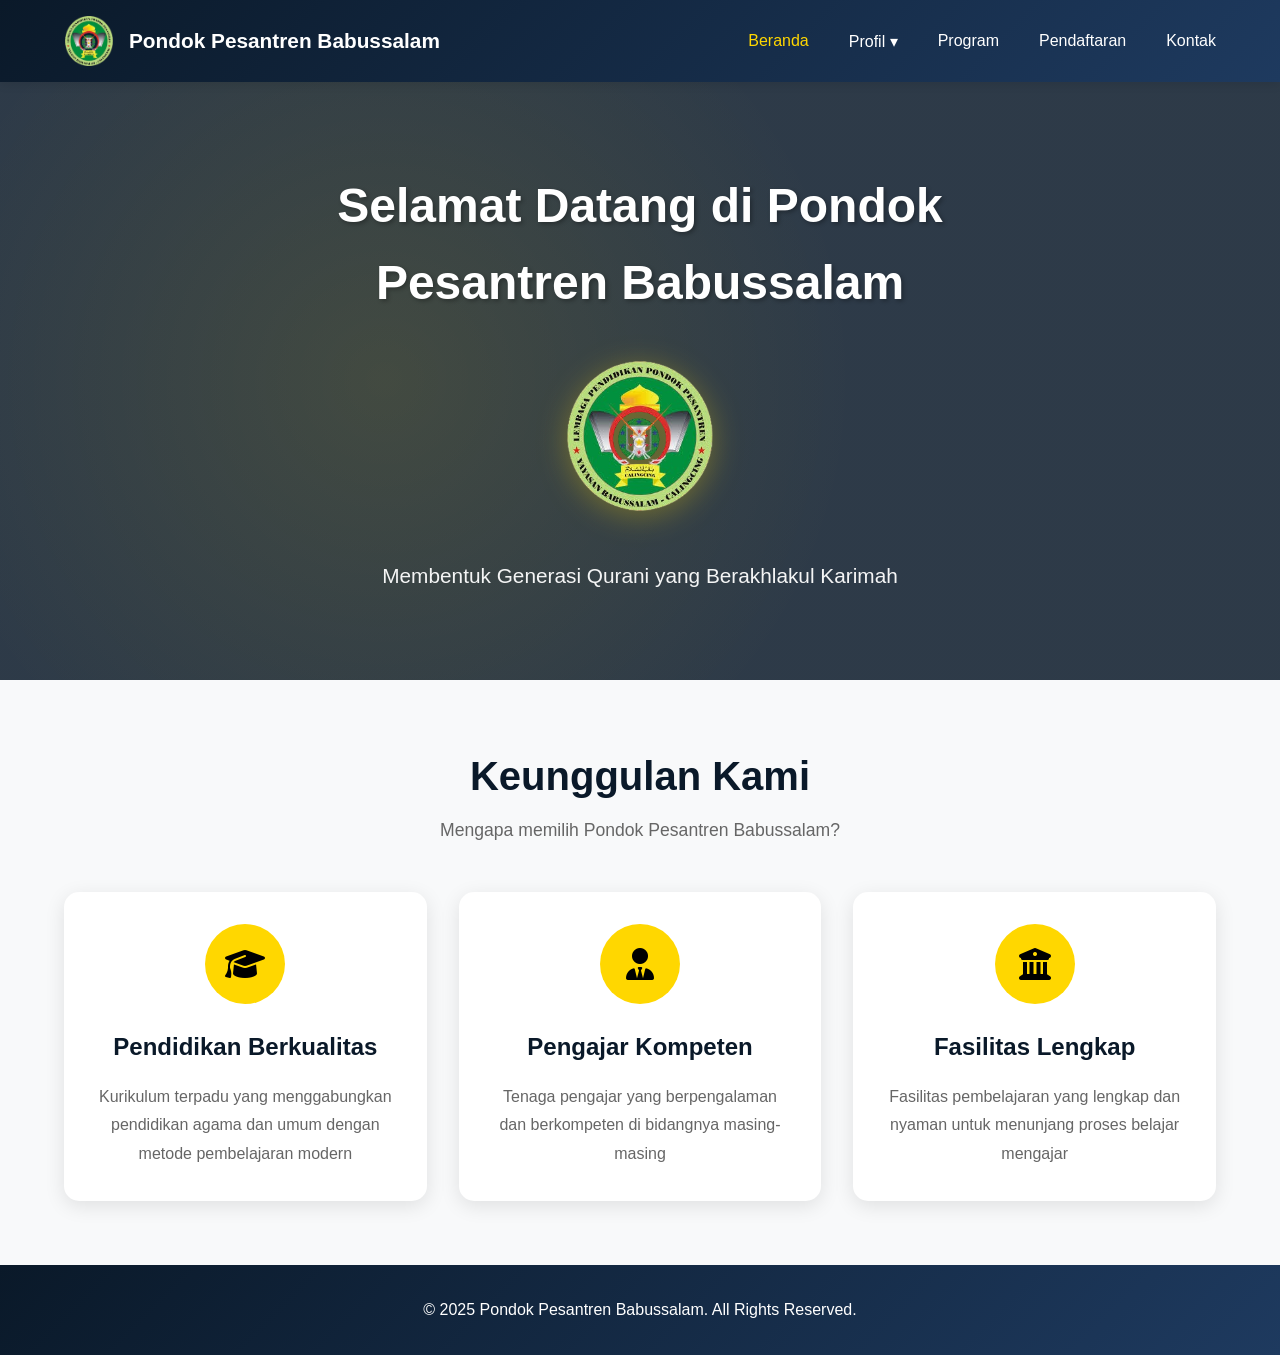
<file: index.html>
<!DOCTYPE html>
<html lang="id">
<head>
    <meta charset="UTF-8">
    <meta name="viewport" content="width=device-width, initial-scale=1.0">
    <meta name="description" content="Pondok Pesantren Babussalam - Membentuk Generasi Qurani yang Berakhlakul Karimah">
    <title>Pondok Pesantren Babussalam - Beranda</title>
   
    <!-- Main CSS -->
    <link rel="stylesheet" href="css/style.css">
    <link rel="stylesheet" href="css/pages.css">

    <link rel="stylesheet" href="https://cdnjs.cloudflare.com/ajax/libs/font-awesome/6.5.1/css/all.min.css">


</head>
<body class="page-beranda">
    <header>
        <nav>
            <div class="logo">
                <div class="logo-icon">
                    <img src="img/logo.png" alt="Logo Pondok Pesantren Babussalam">    
                </div>
                <div class="logo-text">
                    <h1>Pondok Pesantren Babussalam</h1>
                </div>
            </div>

            <ul class="nav-menu">
                <li><a href="index.html">Beranda</a></li>

                <li class="dropdown">
                    <button class="dropdown-toggle" type="button">
                        Profil ▾
                    </button>
                    <ul class="dropdown-menu">
                        <li><a href="sejarah.html">Sejarah</a></li>
                        <li><a href="pendidikan.html">Sistem Pendidikan</a></li>
                        <li><a href="pimpinan.html">Visi & Misi</a></li>
                    </ul>
                </li>

                <li><a href="program.html">Program</a></li>
                <li><a href="pendaftaran.html">Pendaftaran</a></li>
                <li><a href="kontak.html">Kontak</a></li>
            </ul>

            <!-- Hamburger Menu -->
            <div class="hamburger">
                <span></span>
                <span></span>
                <span></span>
            </div>
        </nav>
    </header>

    <section class="hero" id="beranda">
        <div class="hero-content">
            <h2>Selamat Datang di Pondok Pesantren Babussalam</h2>
            <img src="img/logo.png" alt="Logo Pondok Pesantren Babussalam" onerror="this.style.display='none'">
            <p>Membentuk Generasi Qurani yang Berakhlakul Karimah</p>
        </div>
    </section>

    <section class="info-section">
        <div class="container">
            <div class="section-title">
                <h2>Keunggulan Kami</h2>
                <p>Mengapa memilih Pondok Pesantren Babussalam?</p>
            </div>
            <div class="cards">
                <div class="card">
                    <div class="card-icon">
                        <i class="fa-solid fa-graduation-cap"></i>
                    </div>
                    <h3>Pendidikan Berkualitas</h3>
                    <p>Kurikulum terpadu yang menggabungkan pendidikan agama dan umum dengan metode pembelajaran modern</p>
                </div>
                <div class="card">
                     <div class="card-icon">
                         <i class="fa-solid fa-user-tie"></i>
                    </div>
                    <h3>Pengajar Kompeten</h3>
                    <p>Tenaga pengajar yang berpengalaman dan berkompeten di bidangnya masing-masing</p>
                </div>
                <div class="card">
                    <div class="card-icon">
                         <i class="fa-solid fa-building-columns"></i>
                    </div>
                    <h3>Fasilitas Lengkap</h3>
                    <p>Fasilitas pembelajaran yang lengkap dan nyaman untuk menunjang proses belajar mengajar</p>
                </div>
            </div>
        </div>
    </section>

    <footer>
        <p>&copy; 2025 Pondok Pesantren Babussalam. All Rights Reserved.</p>
    </footer>

    <!-- Main JavaScript -->
    <script src="js/main.js"></script>
</body>
</html>
</file>
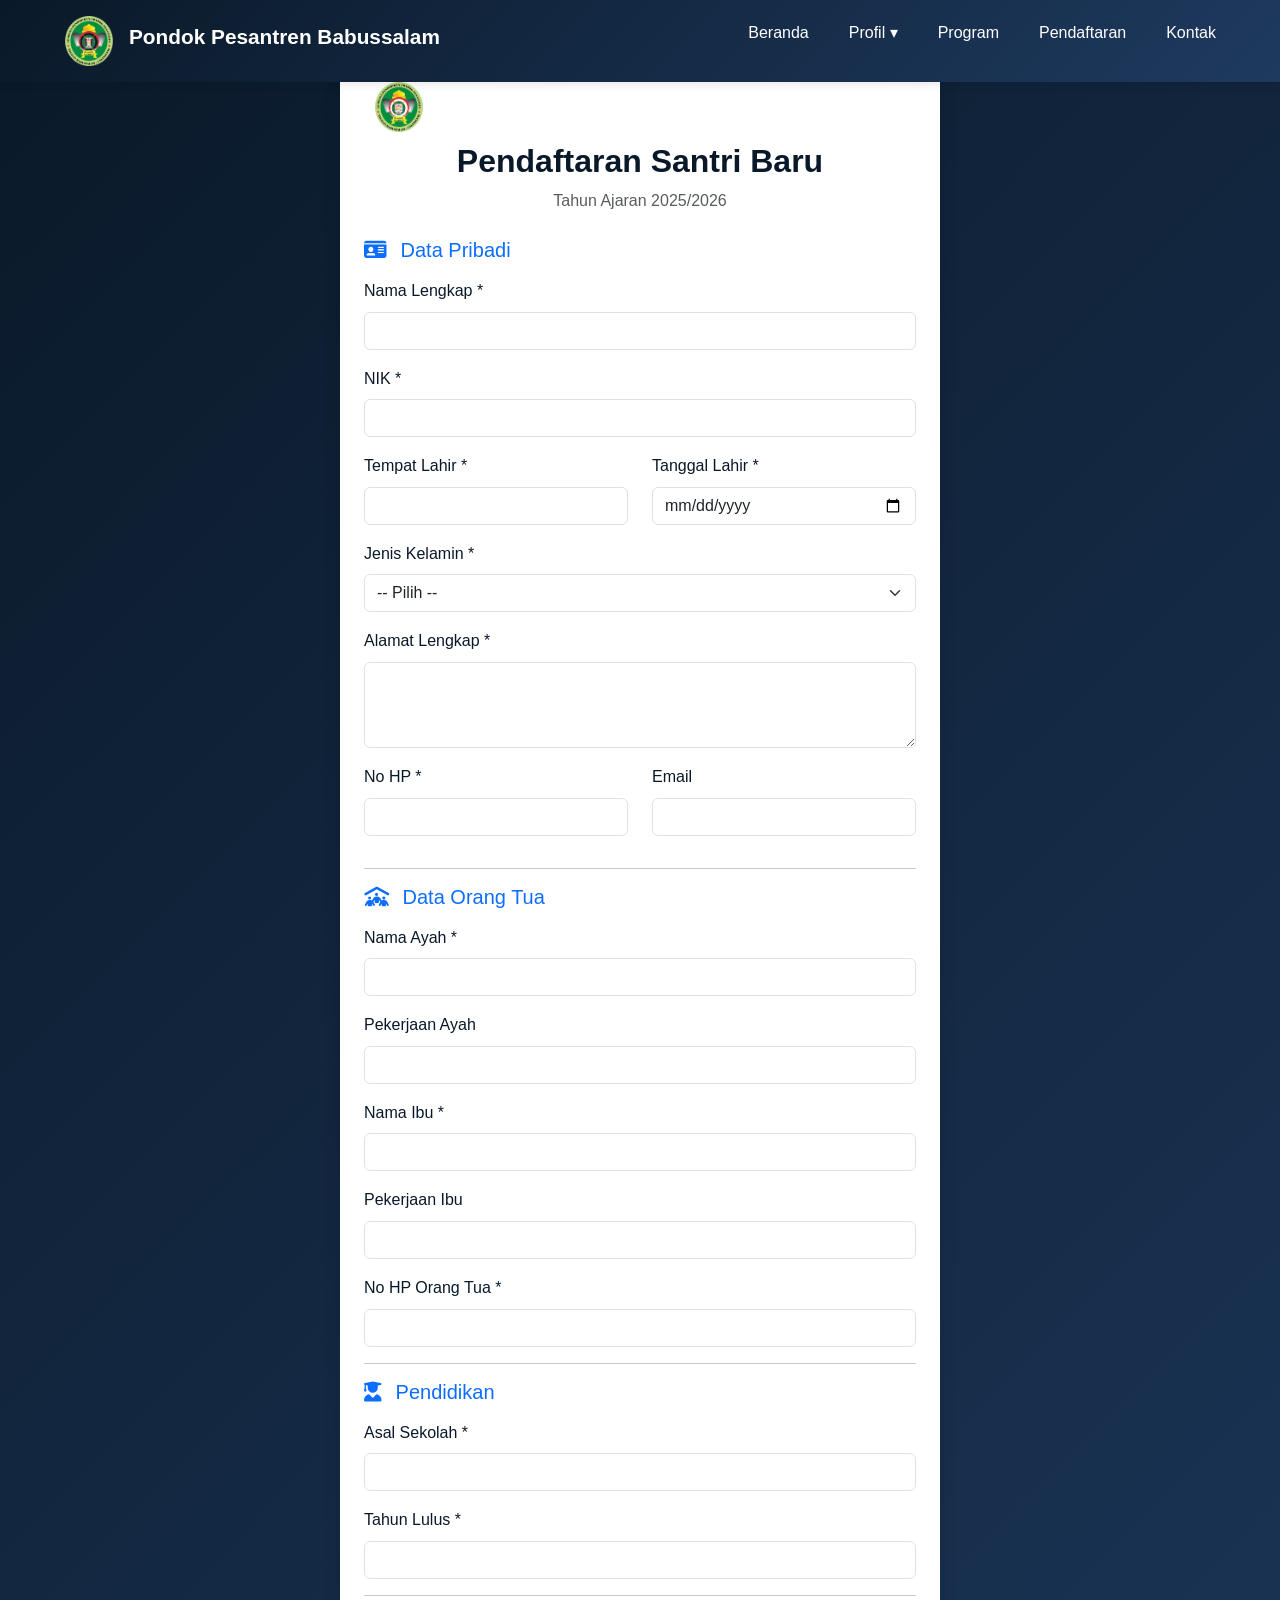
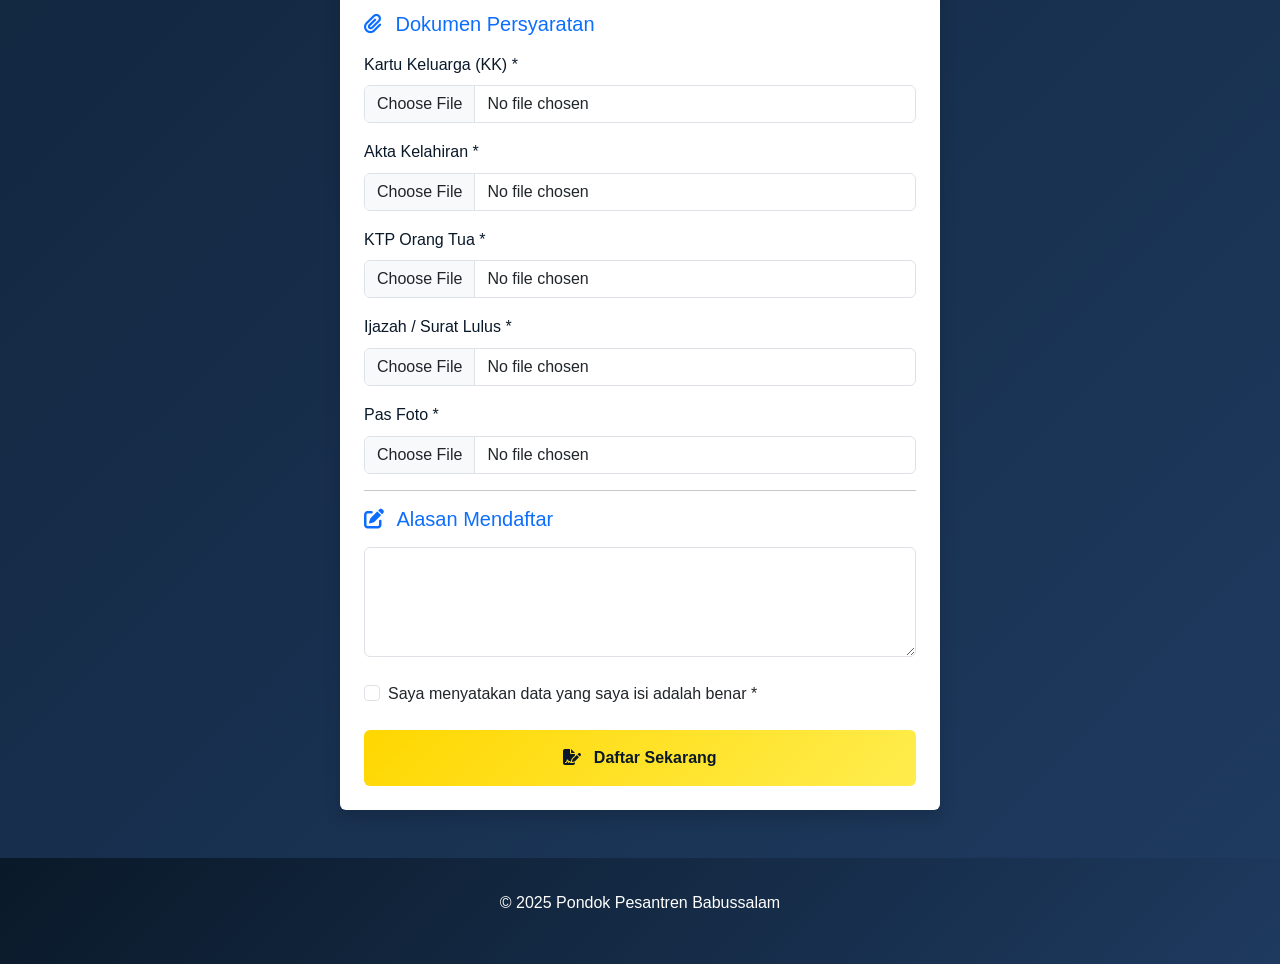
<file: form_pendaftaran.html>
<!DOCTYPE html>
<html lang="id">
<head>
    <meta charset="UTF-8">
    <meta name="viewport" content="width=device-width, initial-scale=1.0">
    <title>Pendaftaran Santri - Pondok Pesantren Babussalam</title>

    <!-- Bootstrap CSS -->
    <link href="https://cdn.jsdelivr.net/npm/bootstrap@5.3.2/dist/css/bootstrap.min.css" rel="stylesheet">

    <!-- Main CSS -->
    <link rel="stylesheet" href="css/style.css">

    <link rel="stylesheet" href="https://cdnjs.cloudflare.com/ajax/libs/font-awesome/6.5.1/css/all.min.css">

    
    <style>
        .nav-menu .dropdown-toggle::after { display: none !important; }
        .nav-menu .dropdown-toggle {
            background: none;
            border: none;
            color: white;
            font-weight: 500;
            cursor: pointer;
            font-size: 1rem;
            font-family: inherit;
        }
        .nav-menu .dropdown-menu {
            position: absolute !important;
            top: 100% !important;
            left: 0 !important;
            transform: none !important;
        }
    </style>
</head>

<body>

 <header>
        <nav>
            <div class="logo">
                <div class="logo-icon">
                    <img src="img/logo.png" alt="Logo Pondok Pesantren Babussalam">    
                </div>
                <div class="logo-text">
                    <h1>Pondok Pesantren Babussalam</h1>
                </div>
            </div>

            <ul class="nav-menu">
                <li><a href="index.html">Beranda</a></li>

                <li class="dropdown">
                    <button class="dropdown-toggle" type="button">
                        Profil ▾
                    </button>
                    <ul class="dropdown-menu">
                        <li><a href="sejarah.html">Sejarah</a></li>
                        <li><a href="pendidikan.html">Sistem Pendidikan</a></li>
                        <li><a href="pimpinan.html">Visi & Misi</a></li>
                    </ul>
                </li>

                <li><a href="program.html">Program</a></li>
                <li><a href="pendaftaran.html">Pendaftaran</a></li>
                <li><a href="kontak.html">Kontak</a></li>
            </ul>

            <!-- Hamburger Menu -->
            <div class="hamburger">
                <span></span>
                <span></span>
                <span></span>
            </div>
        </nav>
    </header>

<section class="pendaftaran-section py-5">
    <div class="container">
        <div class="form-card p-4 shadow rounded">

            <div class="text-center mb-4">
                <div class="logo-icon">
                    <img src="img/logo.png" alt="Logo Pondok Pesantren Babussalam">    
                </div>
                <h2>Pendaftaran Santri Baru</h2>
                <p class="text-muted">Tahun Ajaran 2025/2026</p>
            </div>

            <!-- FORM -->
            <form action="php/proses_daftar.php" method="POST" enctype="multipart/form-data">

                <!-- DATA PRIBADI -->
                <h5 class="text-primary mb-3"><i class="fa-solid fa-id-card me-2"></i> Data Pribadi</h5>

                <div class="mb-3">
                    <label class="form-label">Nama Lengkap *</label>
                    <input type="text" name="nama_lengkap" class="form-control" required>
                </div>

                <div class="mb-3">
                    <label class="form-label">NIK *</label>
                    <input type="text" name="nik" class="form-control" maxlength="16" required>
                </div>

                <div class="row">
                    <div class="col-md-6 mb-3">
                        <label class="form-label">Tempat Lahir *</label>
                        <input type="text" name="tempat_lahir" class="form-control" required>
                    </div>
                    <div class="col-md-6 mb-3">
                        <label class="form-label">Tanggal Lahir *</label>
                        <input type="date" name="tanggal_lahir" class="form-control" required>
                    </div>
                </div>

                <div class="mb-3">
                    <label class="form-label">Jenis Kelamin *</label>
                    <select name="jenis_kelamin" class="form-select" required>
                        <option value="">-- Pilih --</option>
                        <option value="L">Laki-laki</option>
                        <option value="P">Perempuan</option>
                    </select>
                </div>

                <div class="mb-3">
                    <label class="form-label">Alamat Lengkap *</label>
                    <textarea name="alamat" class="form-control" rows="3" required></textarea>
                </div>

                <div class="row">
                    <div class="col-md-6 mb-3">
                        <label class="form-label">No HP *</label>
                        <input type="tel" name="no_hp" class="form-control" required>
                    </div>
                    <div class="col-md-6 mb-3">
                        <label class="form-label">Email</label>
                        <input type="email" name="email" class="form-control">
                    </div>
                </div>

                <hr>

                <!-- ORANG TUA -->
                <h5 class="text-primary mb-3"><i class="fa-solid fa-people-roof me-2"></i> Data Orang Tua</h5>

                <div class="mb-3">
                    <label class="form-label">Nama Ayah *</label>
                    <input type="text" name="nama_ayah" class="form-control" required>
                </div>

                <div class="mb-3">
                    <label class="form-label">Pekerjaan Ayah</label>
                    <input type="text" name="pekerjaan_ayah" class="form-control">
                </div>

                <div class="mb-3">
                    <label class="form-label">Nama Ibu *</label>
                    <input type="text" name="nama_ibu" class="form-control" required>
                </div>

                <div class="mb-3">
                    <label class="form-label">Pekerjaan Ibu</label>
                    <input type="text" name="pekerjaan_ibu" class="form-control">
                </div>

                <div class="mb-3">
                    <label class="form-label">No HP Orang Tua *</label>
                    <input type="tel" name="no_hp_ortu" class="form-control" required>
                </div>

                <hr>

                <!-- PENDIDIKAN -->
                <h5 class="text-primary mb-3"> <i class="fa-solid fa-user-graduate me-2"></i> Pendidikan</h5>

                <div class="mb-3">
                    <label class="form-label">Asal Sekolah *</label>
                    <input type="text" name="asal_sekolah" class="form-control" required>
                </div>

                <div class="mb-3">
                    <label class="form-label">Tahun Lulus *</label>
                    <input type="number" name="tahun_lulus" class="form-control" min="2000" max="2030" required>
                </div>

                <hr>

                <!-- DOKUMEN -->
                <h5 class="text-primary mb-3"><i class="fa-solid fa-paperclip me-2"></i> Dokumen Persyaratan</h5>

                <div class="mb-3">
                    <label class="form-label">Kartu Keluarga (KK) *</label>
                    <input type="file" name="kk" class="form-control" accept=".pdf,.jpg,.jpeg,.png" required>
                </div>

                <div class="mb-3">
                    <label class="form-label">Akta Kelahiran *</label>
                    <input type="file" name="akta_kelahiran" class="form-control" accept=".pdf,.jpg,.jpeg,.png" required>
                </div>

                <div class="mb-3">
                    <label class="form-label">KTP Orang Tua *</label>
                    <input type="file" name="ktp_ortu" class="form-control" accept=".pdf,.jpg,.jpeg,.png" required>
                </div>

                <div class="mb-3">
                    <label class="form-label">Ijazah / Surat Lulus *</label>
                    <input type="file" name="ijazah" class="form-control" accept=".pdf,.jpg,.jpeg,.png" required>
                </div>

                <div class="mb-3">
                    <label class="form-label">Pas Foto *</label>
                    <input type="file" name="pas_foto" class="form-control" accept=".jpg,.jpeg,.png" required>
                </div>

                <hr>

                <!-- ALASAN -->
                <h5 class="text-primary mb-3"><i class="fa-solid fa-pen-to-square me-2"></i> Alasan Mendaftar</h5>

                <div class="mb-4">
                    <textarea name="alasan_daftar" class="form-control" rows="4" required></textarea>
                </div>

                <div class="form-check mb-4">
                    <input class="form-check-input" type="checkbox" required>
                    <label class="form-check-label">
                        Saya menyatakan data yang saya isi adalah benar *
                    </label>
                </div>

                <button type="submit" class="btn btn-primary w-100 py-3 fw-bold">
                    <i class="fa-solid fa-file-signature me-2"></i> Daftar Sekarang
                </button>

            </form>
        </div>
    </div>
</section>

<footer>
    <p>&copy; 2025 Pondok Pesantren Babussalam</p>
</footer>

<script src="js/main.js"></script>
<script src="https://cdn.jsdelivr.net/npm/bootstrap@5.3.2/dist/js/bootstrap.bundle.min.js"></script>

</body>
</html>
</file>
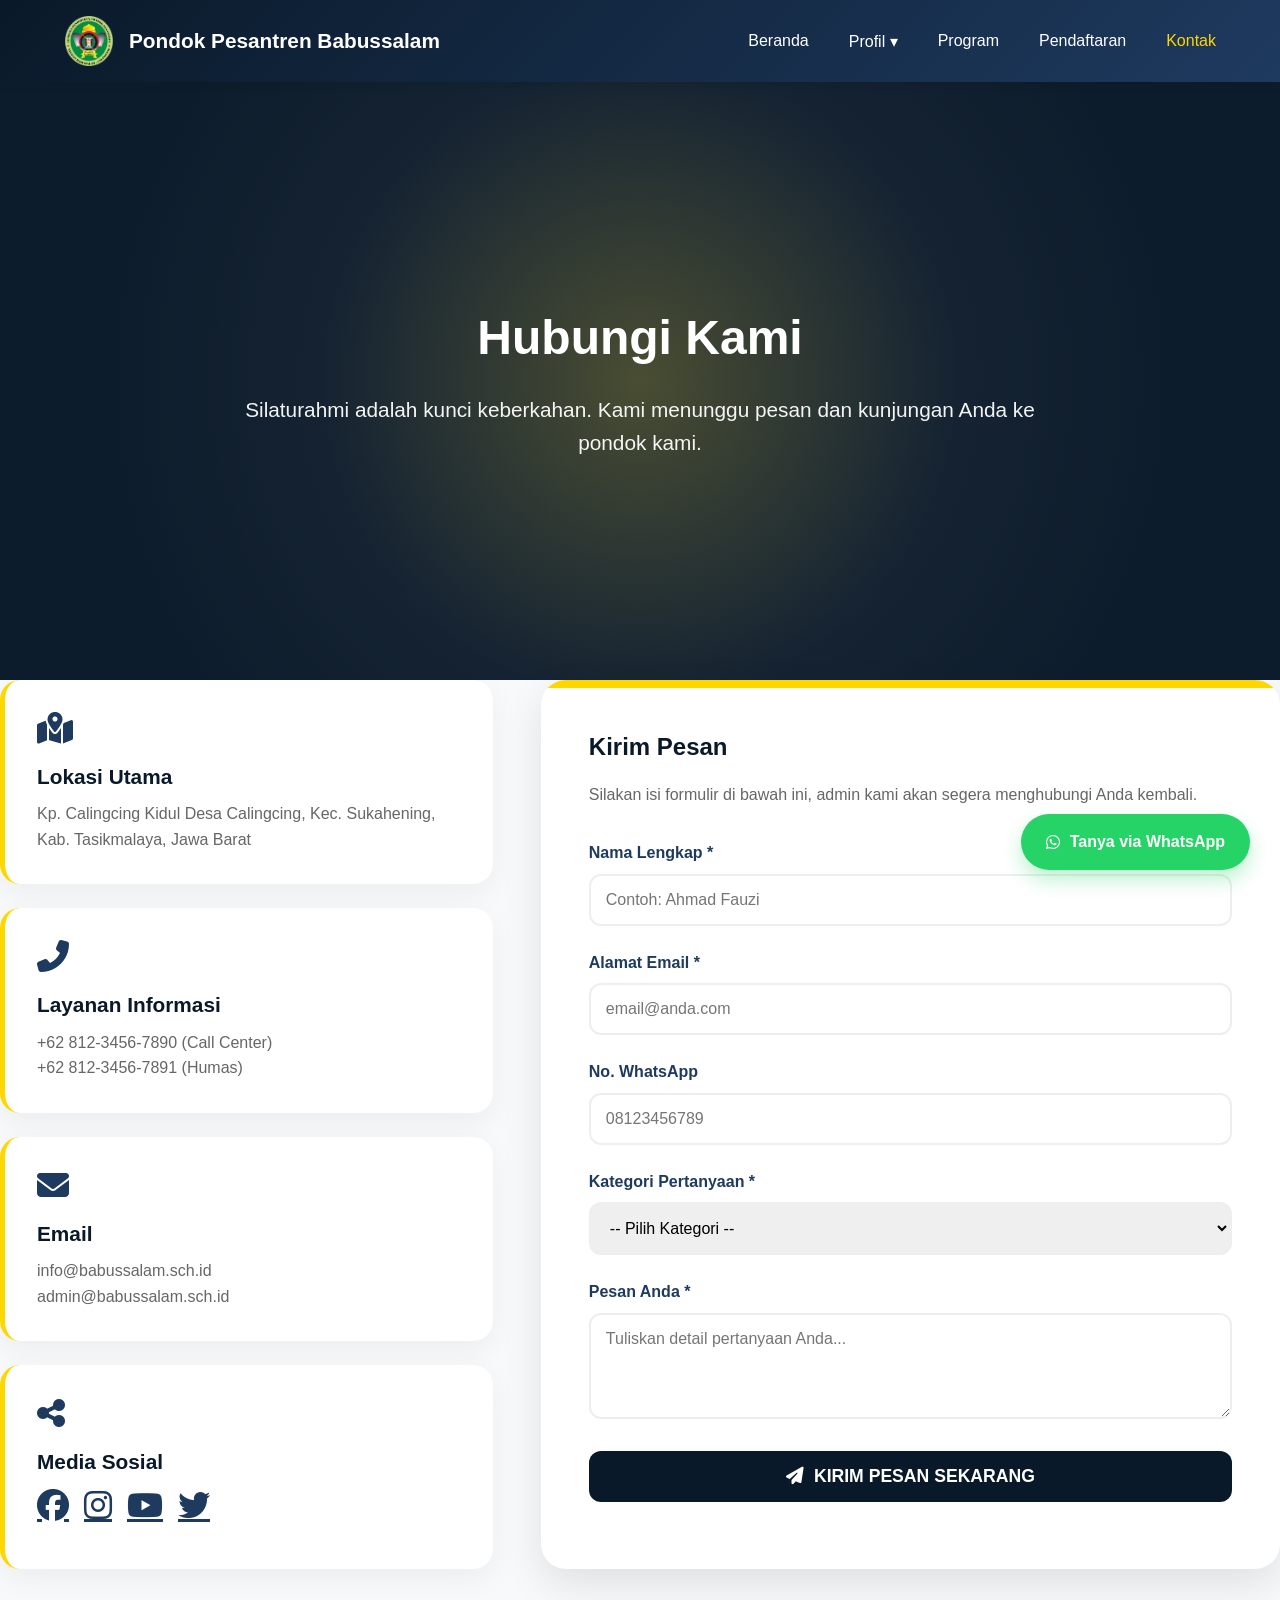
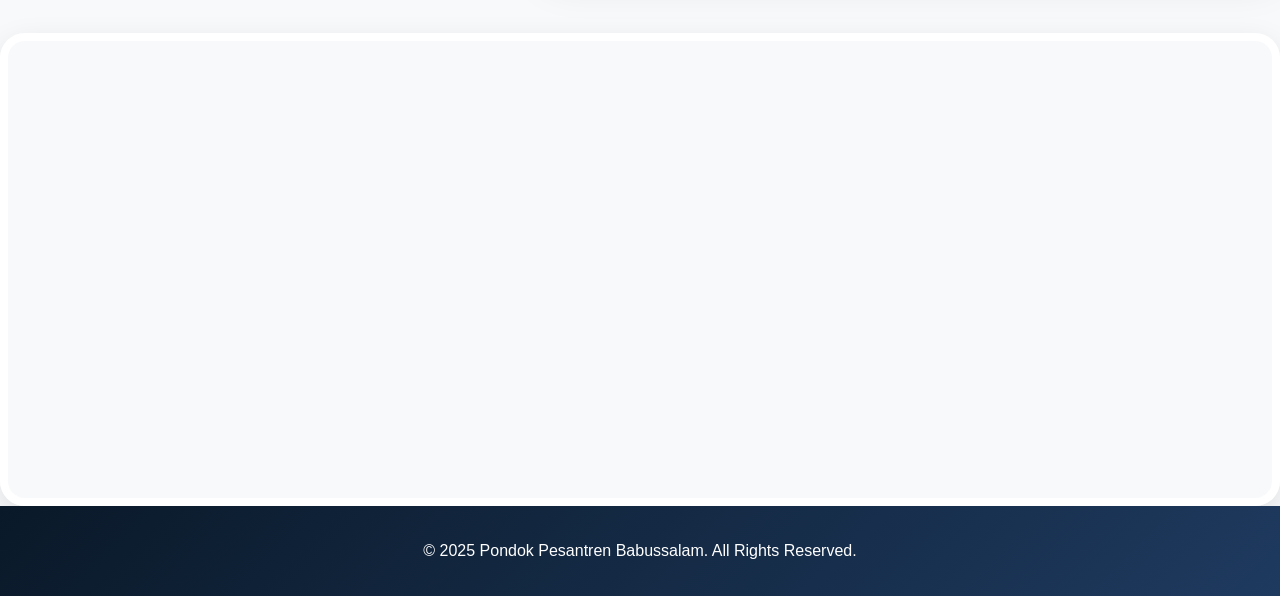
<file: kontak.html>
<!DOCTYPE html>
<html lang="id">
<head>
    <meta charset="UTF-8">
    <meta name="viewport" content="width=device-width, initial-scale=1.0">
    <title>Kontak - Pondok Pesantren Babussalam</title>
    
    <!-- Font Awesome for Icons -->
    <link rel="stylesheet" href="https://cdnjs.cloudflare.com/ajax/libs/font-awesome/6.4.0/css/all.min.css">
    
    <!-- Main CSS -->
    <link rel="stylesheet" href="css/style.css">
    <link rel="stylesheet" href="css/pages.css">
    <body class="page-kontak">

</head>


<header>
    <nav>
        <div class="logo">
            <div class="logo-icon">
                <img src="img/logo.png" alt="Logo Pondok Pesantren Babussalam">    
            </div>
            <div class="logo-text">
                <h1>Pondok Pesantren Babussalam</h1>
            </div>
        </div>

        <ul class="nav-menu">
            <li><a href="index.html">Beranda</a></li>

            <li class="dropdown">
                <button class="dropdown-toggle" type="button">
                    Profil ▾
                </button>
                <ul class="dropdown-menu">
                    <li><a href="sejarah.html">Sejarah</a></li>
                    <li><a href="pendidikan.html">Sistem Pendidikan</a></li>
                    <li><a href="pimpinan.html">Visi & Misi</a></li>
                </ul>
            </li>

            <li><a href="program.html">Program</a></li>
            <li><a href="pendaftaran.html">Pendaftaran</a></li>
            <li><a href="kontak.html">Kontak</a></li>
        </ul>

        <!-- Hamburger Menu -->
        <div class="hamburger">
            <span></span>
            <span></span>
            <span></span>
        </div>
    </nav>
</header>

<div class="page-header">
    <div class="hero-content">
        <h2>Hubungi Kami</h2>
        <p>Silaturahmi adalah kunci keberkahan. Kami menunggu pesan dan kunjungan Anda ke pondok kami.</p>
    </div>
</div>

<main class="container">
    <div class="contact-wrapper">
        <div class="info-side">
            <div class="info-card">
                <i class="fas fa-map-marked-alt"></i>
                <h3>Lokasi Utama</h3>
                <p>Kp. Calingcing Kidul Desa Calingcing, Kec. Sukahening, Kab. Tasikmalaya, Jawa Barat</p>
            </div>

            <div class="info-card">
                <i class="fas fa-phone-alt"></i>
                <h3>Layanan Informasi</h3>
                <p>+62 812-3456-7890 (Call Center)<br>+62 812-3456-7891 (Humas)</p>
            </div>

            <div class="info-card">
                <i class="fas fa-envelope"></i>
                <h3>Email</h3>
                <p>info@babussalam.sch.id<br>admin@babussalam.sch.id</p>
            </div>

            <div class="info-card">
                <i class="fas fa-share-alt"></i>
                <h3>Media Sosial</h3>
                <div class="social-links">
                    <a href="#" title="Facebook"><i class="fab fa-facebook"></i></a>
                    <a href="#" title="Instagram"><i class="fab fa-instagram"></i></a>
                    <a href="#" title="YouTube"><i class="fab fa-youtube"></i></a>
                    <a href="#" title="Twitter"><i class="fab fa-twitter"></i></a>
                </div>
            </div>
        </div>

        <div class="form-side">
            <h2>Kirim Pesan</h2>
            <p>Silakan isi formulir di bawah ini, admin kami akan segera menghubungi Anda kembali.</p>
            
            <form action="#" method="POST">
                <div class="form-group">
                    <label>Nama Lengkap *</label>
                    <input type="text" name="nama" placeholder="Contoh: Ahmad Fauzi" required>
                </div>

                <div class="form-group">
                    <label>Alamat Email *</label>
                    <input type="email" name="email" placeholder="email@anda.com" required>
                </div>
                
                <div class="form-group">
                    <label>No. WhatsApp</label>
                    <input type="tel" name="whatsapp" placeholder="08123456789">
                </div>

                <div class="form-group">
                    <label>Kategori Pertanyaan *</label>
                    <select name="kategori" required>
                        <option value="">-- Pilih Kategori --</option>
                        <option value="pendaftaran">Informasi Pendaftaran</option>
                        <option value="sumbangan">Sumbangan/Infaq</option>
                        <option value="kerjasama">Kerjasama Akademik</option>
                        <option value="lainnya">Lainnya</option>
                    </select>
                </div>
                
                <div class="form-group">
                    <label>Pesan Anda *</label>
                    <textarea name="pesan" rows="4" placeholder="Tuliskan detail pertanyaan Anda..." required></textarea>
                </div>
                
                <button type="submit" class="btn-send">
                    <i class="fas fa-paper-plane"></i> KIRIM PESAN SEKARANG
                </button>
            </form>
        </div>
    </div>

    <div class="map-section">
        <iframe 
            src="https://www.google.com/maps/embed?pb=!1m18!1m12!1m3!1d126651.89824892098!2d108.13523!3d-7.35!2m3!1f0!2f0!3f0!3m2!1i1024!2i768!4f13.1!3m3!1m2!1s0x0%3A0x0!2zN8KwMjEnMDAuMCJTIDEwOMKwMDgnMDYuOCJF!5e0!3m2!1sid!2sid!4v1620000000000!5m2!1sid!2sid" 
            width="100%" 
            height="450" 
            style="border:0;" 
            allowfullscreen="" 
            loading="lazy"
            title="Peta Lokasi Pondok Pesantren Babussalam">
        </iframe>
    </div>
</main>

<a href="https://wa.me/6281234567890?text=Assalamualaikum,%20saya%20ingin%20bertanya%20tentang%20Pondok%20Pesantren%20Babussalam" 
   class="whatsapp-btn" 
   target="_blank"
   rel="noopener noreferrer">
    <i class="fab fa-whatsapp"></i> Tanya via WhatsApp
</a>

<footer>
    <p>&copy; 2025 Pondok Pesantren Babussalam. All Rights Reserved.</p>
</footer>

<!-- JavaScript for interactions -->
<script src="js/main.js"></script>
</body>
</html>
</file>
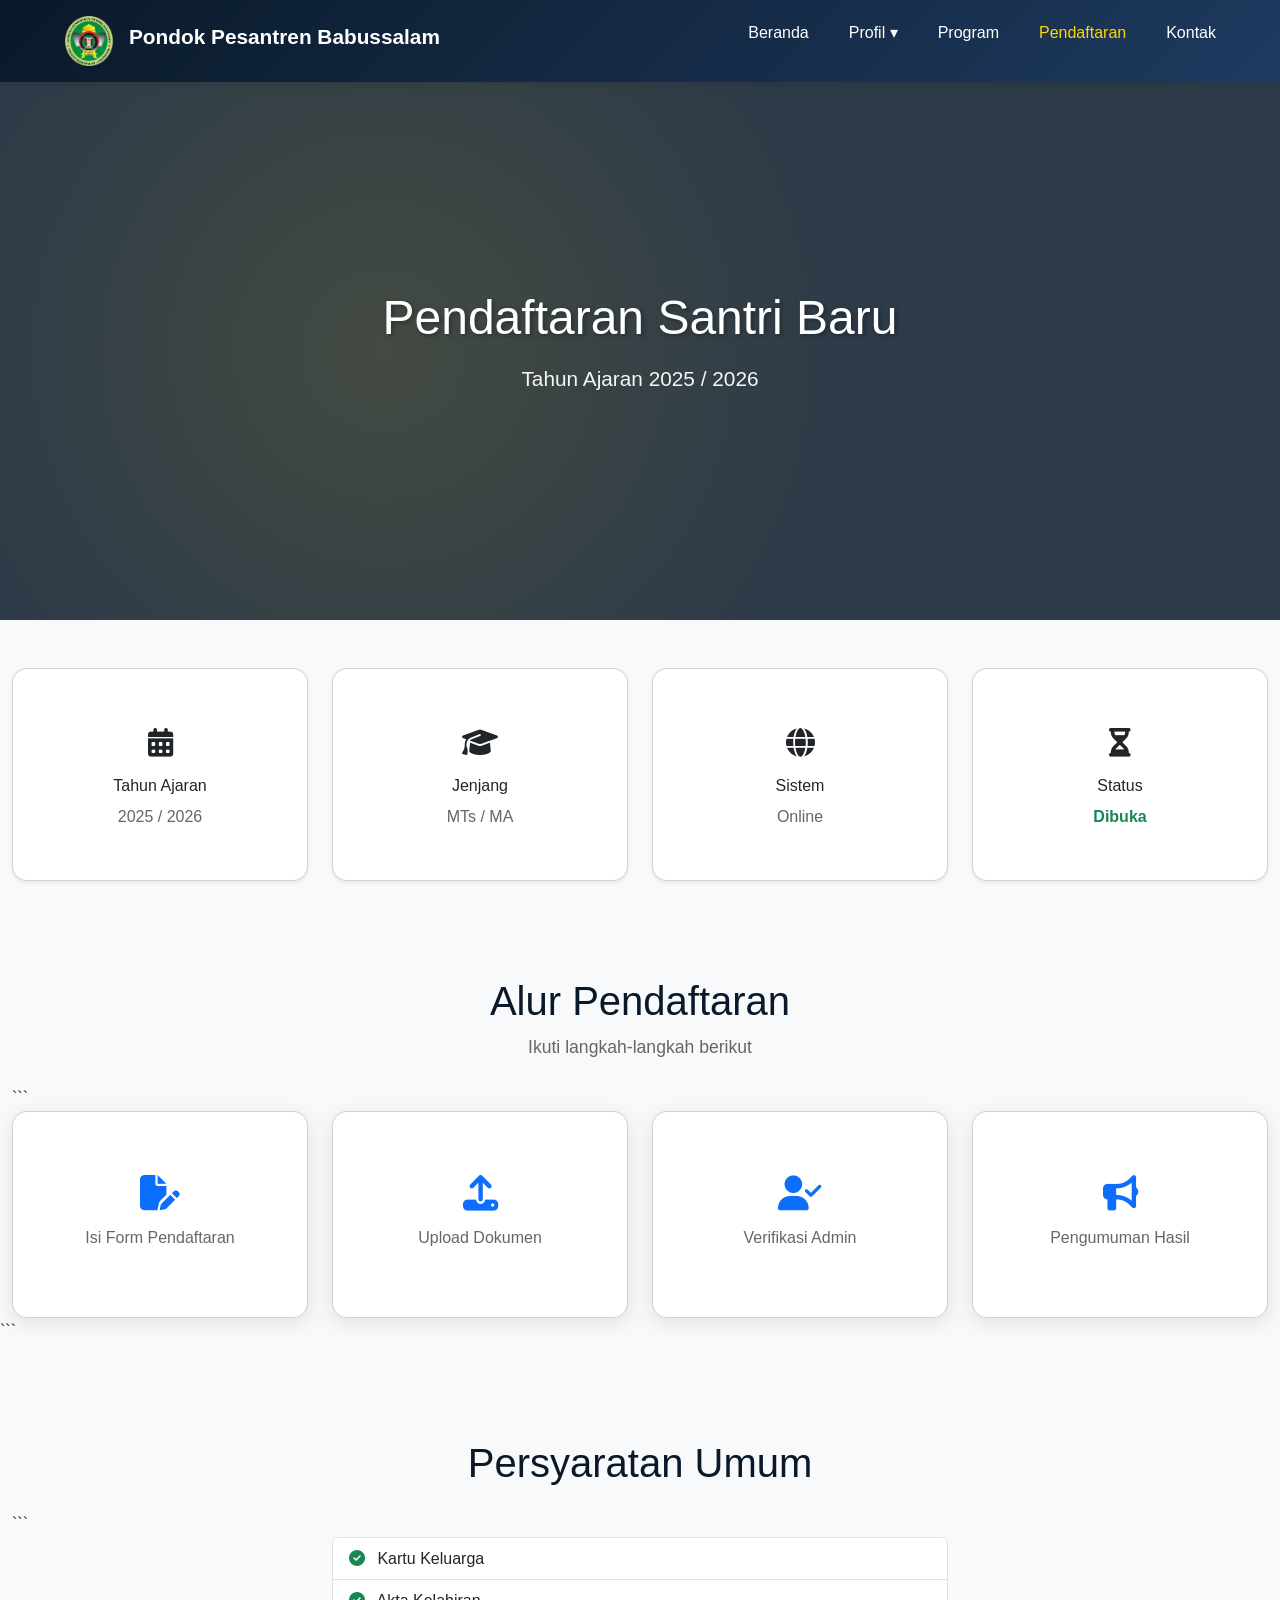
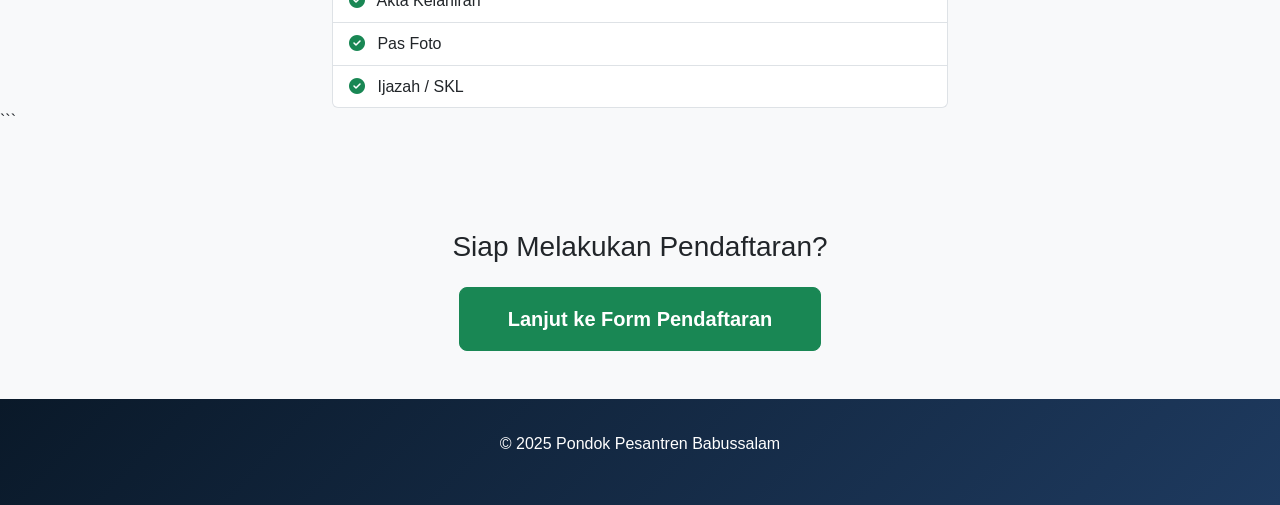
<file: pendaftaran.html>
<!DOCTYPE html>

<html lang="id">
<head>
    <meta charset="UTF-8">
    <meta name="viewport" content="width=device-width, initial-scale=1.0">
    <title>Pendaftaran Santri - Pondok Pesantren Babussalam</title>

    
    <!-- Bootstrap CSS (AMAN dipakai, hanya untuk layout) -->
    <link href="https://cdn.jsdelivr.net/npm/bootstrap@5.3.2/dist/css/bootstrap.min.css" rel="stylesheet">

    <!-- Main CSS Project -->
    <link rel="stylesheet" href="css/style.css">
    <link rel="stylesheet" href="css/pages.css">

    <link rel="stylesheet" href="https://cdnjs.cloudflare.com/ajax/libs/font-awesome/6.5.1/css/all.min.css">

    <body class="page-pendaftaran">

</head>
 <header>
        <nav>
            <div class="logo">
                <div class="logo-icon">
                    <img src="img/logo.png" alt="Logo Pondok Pesantren Babussalam">    
                </div>
                <div class="logo-text">
                    <h1>Pondok Pesantren Babussalam</h1>
                </div>
            </div>

            <ul class="nav-menu">
                <li><a href="index.html">Beranda</a></li>

                <li class="dropdown">
                    <button class="dropdown-toggle" type="button">
                        Profil ▾
                    </button>
                    <ul class="dropdown-menu">
                        <li><a href="sejarah.html">Sejarah</a></li>
                        <li><a href="pendidikan.html">Sistem Pendidikan</a></li>
                        <li><a href="pimpinan.html">Visi & Misi</a></li>
                    </ul>
                </li>

                <li><a href="program.html">Program</a></li>
                <li><a href="pendaftaran.html">Pendaftaran</a></li>
                <li><a href="kontak.html">Kontak</a></li>
            </ul>

            <!-- Hamburger Menu -->
            <div class="hamburger">
                <span></span>
                <span></span>
                <span></span>
            </div>
        </nav>
    </header>

 <!-- HERO RINGKAS -->

<section class="hero" style="min-height: 60vh">
    <div class="hero-content">
        <h2>Pendaftaran Santri Baru</h2>
        <p>Tahun Ajaran 2025 / 2026</p>
    </div>
</section>

<!-- INFORMASI SINGKAT -->

<section class="py-5 bg-light">
    <div class="container">
        <div class="row text-center g-4">
            <div class="col-md-3">
                <div class="card h-100 shadow-sm">
                    <div class="card-body">
                        <div class="fs-2">
                             <i class="fa-solid fa-calendar-days"></i>
                        </div>
                        <h6 class="mt-2">Tahun Ajaran</h6>
                        <p class="mb-0">2025 / 2026</p>
                    </div>
                </div>
            </div>
            <div class="col-md-3">
                <div class="card h-100 shadow-sm">
                    <div class="card-body">
                        <div class="fs-2">
                            <i class="fa-solid fa-graduation-cap"></i>
                        </div>
                        <h6 class="mt-2">Jenjang</h6>
                        <p class="mb-0">MTs / MA</p>
                    </div>
                </div>
            </div>
            <div class="col-md-3">
                <div class="card h-100 shadow-sm">
                    <div class="card-body">
                        <div class="fs-2">
                            <i class="fa-solid fa-globe"></i>
                        </div>
                        <h6 class="mt-2">Sistem</h6>
                        <p class="mb-0">Online</p>
                    </div>
                </div>
            </div>
            <div class="col-md-3">
                <div class="card h-100 shadow-sm">
                    <div class="card-body">
                        <div class="fs-2">
                             <i class="fa-solid fa-hourglass-half"></i>
                        </div>
                        <h6 class="mt-2">Status</h6>
                        <p class="mb-0 text-success fw-bold">Dibuka</p>
                    </div>
                </div>
            </div>
        </div>
    </div>
</section>

<!-- ALUR PENDAFTARAN -->

<section class="py-5">
    <div class="container">
        <div class="section-title text-center mb-4">
            <h2>Alur Pendaftaran</h2>
            <p>Ikuti langkah-langkah berikut</p>
        </div>

```
    <div class="row text-center g-4">
        <div class="col-md-3">
            <div class="card h-100">
                <div class="card-body">
                    <div class="fs-1 fw-bold text-primary">
                        <i class="fa-solid fa-file-pen"></i>    
                    </div>
                    <p>Isi Form Pendaftaran</p>
                </div>
            </div>
        </div>
        <div class="col-md-3">
            <div class="card h-100">
                <div class="card-body">
                    <div class="fs-1 fw-bold text-primary">
                        <i class="fa-solid fa-upload"></i>
                    </div>
                    <p>Upload Dokumen</p>
                </div>
            </div>
        </div>
        <div class="col-md-3">
            <div class="card h-100">
                <div class="card-body">
                    <div class="fs-1 fw-bold text-primary">
                        <i class="fa-solid fa-user-check"></i>
                    </div>
                    <p>Verifikasi Admin</p>
                </div>
            </div>
        </div>
        <div class="col-md-3">
            <div class="card h-100">
                <div class="card-body">
                    <div class="fs-1 fw-bold text-primary">
                        <i class="fa-solid fa-bullhorn"></i>
                    </div>
                    <p>Pengumuman Hasil</p>
                </div>
            </div>
        </div>
    </div>
</div>
```

</section>

<!-- PERSYARATAN -->

<section class="py-5 bg-light">
    <div class="container">
        <div class="section-title text-center mb-4">
            <h2>Persyaratan Umum</h2>
        </div>

```
    <div class="row justify-content-center">
        <div class="col-md-6">
            <ul class="list-group">
                <li class="list-group-item"> <i class="fa-solid fa-circle-check text-success me-2"></i> Kartu Keluarga</li>
                <li class="list-group-item"> <i class="fa-solid fa-circle-check text-success me-2"></i> Akta Kelahiran</li>
                <li class="list-group-item"> <i class="fa-solid fa-circle-check text-success me-2"></i> Pas Foto</li>
                <li class="list-group-item"> <i class="fa-solid fa-circle-check text-success me-2"></i> Ijazah / SKL</li>
            </ul>
        </div>
    </div>
</div>
```

</section>

<!-- CTA -->

<section class="py-5 text-center">
    <div class="container">
        <h3 class="mb-4">Siap Melakukan Pendaftaran?</h3>
        <a href="form_pendaftaran.html" class="btn btn-success btn-lg px-5 py-3 fw-bold">
            Lanjut ke Form Pendaftaran
        </a>
    </div>
</section>

<footer>
    <p>&copy; 2025 Pondok Pesantren Babussalam</p>
</footer>

<script src="js/main.js"></script>

<script src="https://cdn.jsdelivr.net/npm/bootstrap@5.3.2/dist/js/bootstrap.bundle.min.js"></script>

</body>
</html>
</file>
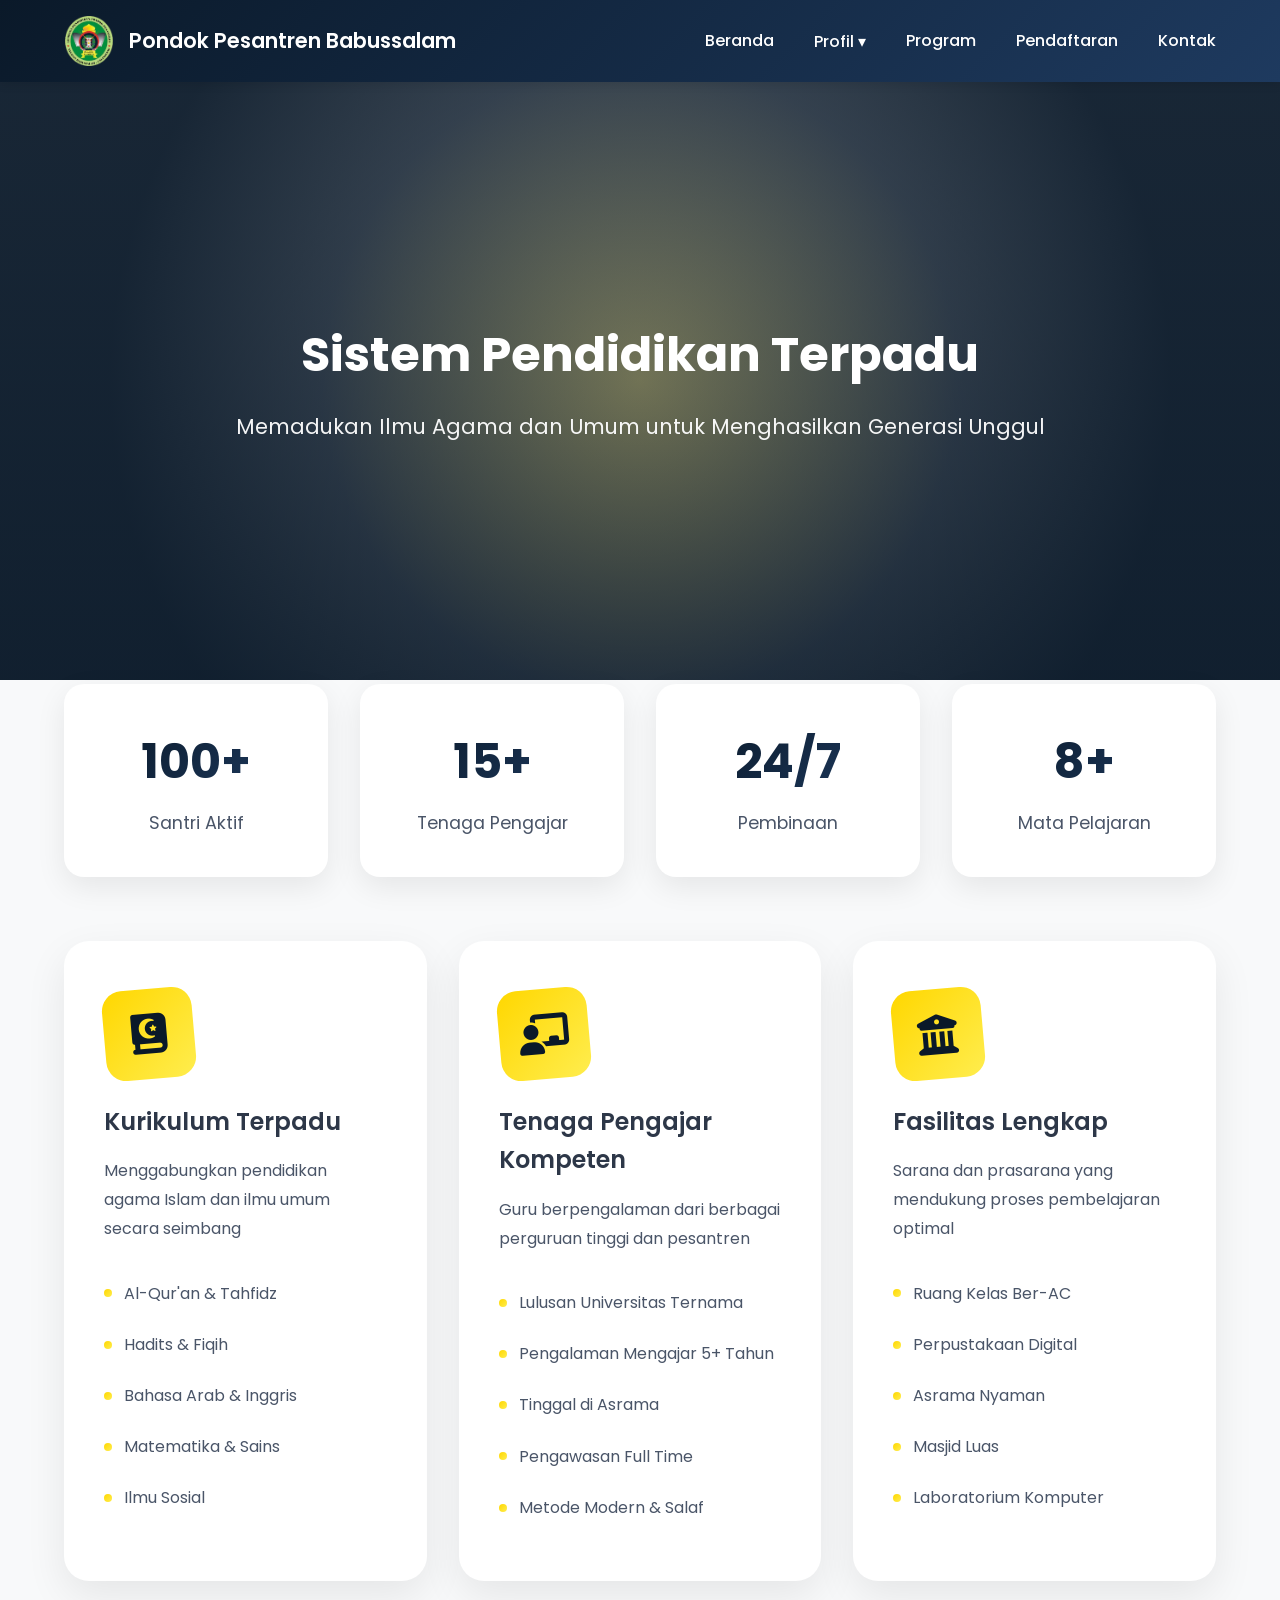
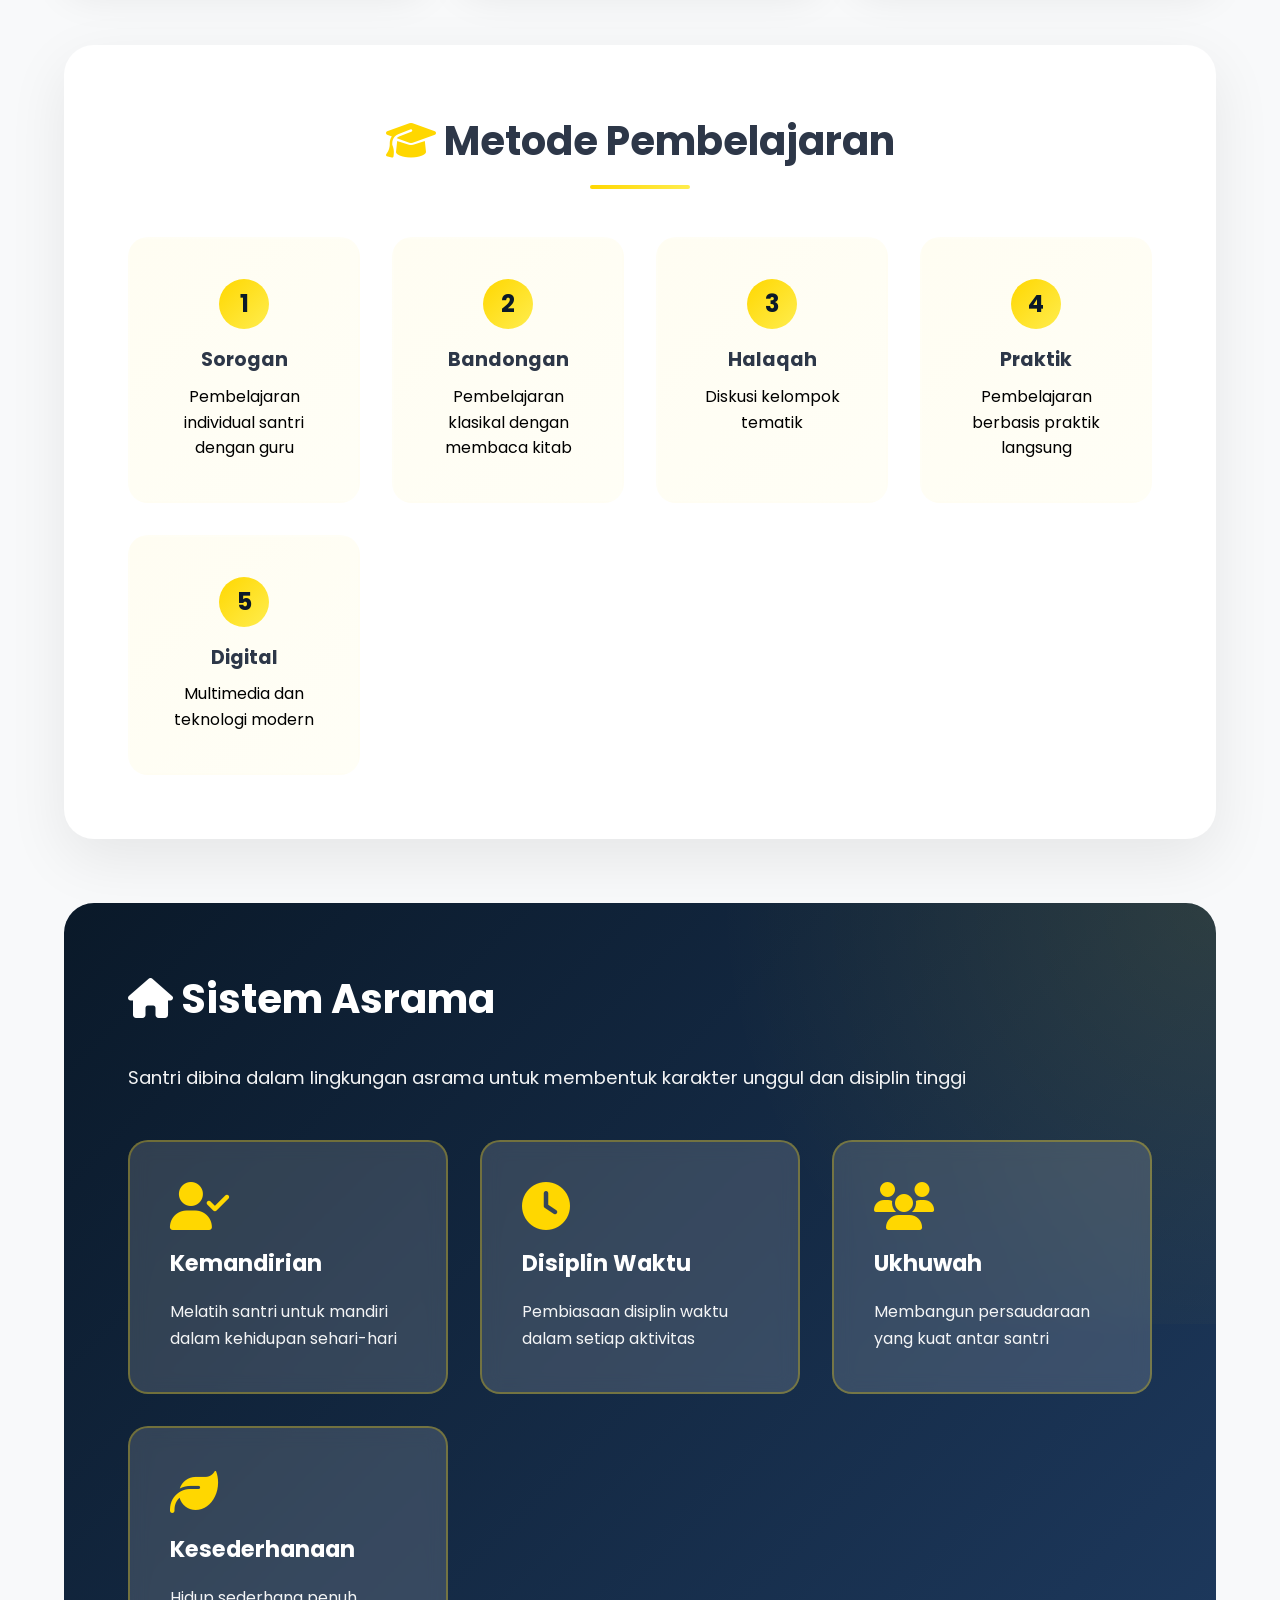
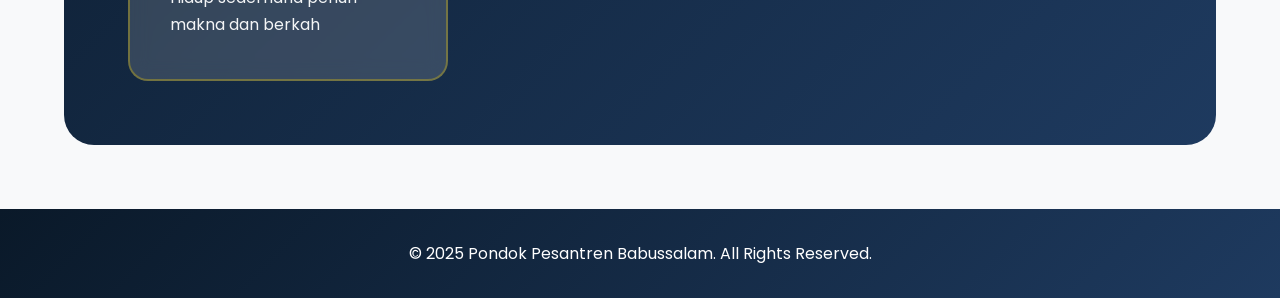
<file: pendidikan.html>
<!DOCTYPE html>
<html lang="id">
<head>
    <meta charset="UTF-8">
    <meta name="viewport" content="width=device-width, initial-scale=1.0">
    <title>Sistem Pendidikan - Pondok Pesantren Babussalam</title>
    
    <link href="https://fonts.googleapis.com/css2?family=Poppins:wght@400;500;600;700&display=swap" rel="stylesheet">
    <link rel="stylesheet" href="https://cdnjs.cloudflare.com/ajax/libs/font-awesome/6.5.1/css/all.min.css">
    <link rel="stylesheet" href="css/style.css">
    
    <style>
        body {
            font-family: 'Poppins', sans-serif;
            background: #f8f9fa;
        }

        /* ===============================
   HERO SISTEM PENDIDIKAN (SAMA SEPERTI SEJARAH)
   =============================== */
.page-pendidikan .edu-hero {
    margin-top: 80px;
    min-height: 600px;

    background:
        linear-gradient(rgba(10,25,41,0.6), rgba(10,25,41,0.8)),
        url('https://suaramuhammadiyah.id/storage/posts/image/Kitab-Kitab_Hadits-20231215085505.JPG');

    background-size: cover;
    background-position: center 65%;
    background-repeat: no-repeat;

    display: flex;
    align-items: center;
    justify-content: center;
    text-align: center;

    color: white;
    position: relative;
}

/* efek cahaya tengah */
.page-pendidikan .edu-hero::before {
    content: '';
    position: absolute;
    inset: 0;
    background:
        radial-gradient(
            circle at center,
            rgba(255,215,0,0.18) 0%,
            rgba(10,25,41,0.55) 45%,
            rgba(10,25,41,0.85) 75%
        );
    z-index: 1;
}

/* teks di atas overlay */
.page-pendidikan .edu-hero .hero-content {
    position: relative;
    z-index: 2;
    max-width: 900px;
    padding: 2rem;
}

.page-pendidikan .edu-hero h1 {
    font-size: 3rem;
    font-weight: 700;
    margin-bottom: 1rem;
}

.page-pendidikan .edu-hero p {
    font-size: 1.3rem;
    opacity: 0.95;
}


        
        .edu-hero h1 {
            font-size: 3rem;
            font-weight: 700;
            margin-bottom: 1rem;
            position: relative;
            z-index: 2;
        }

        .edu-hero p {
            font-size: 1.2rem;
            opacity: 0.95;
            position: relative;
            z-index: 2;
        }

        .edu-container {
            max-width: 1400px;
            margin: -60px auto 0;
            padding: 0 5%;
            position: relative;
            z-index: 10;
        }

        .feature-grid {
            display: grid;
            grid-template-columns: repeat(auto-fit, minmax(300px, 1fr));
            gap: 2rem;
            margin-bottom: 4rem;
        }

        .feature-card {
            background: white;
            border-radius: 25px;
            padding: 3rem 2.5rem;
            box-shadow: 0 15px 40px rgba(0,0,0,0.08);
            transition: all 0.4s cubic-bezier(0.175, 0.885, 0.32, 1.275);
            position: relative;
            overflow: hidden;
        }

        .feature-card::before {
            content: '';
            position: absolute;
            top: 0;
            left: 0;
            width: 100%;
            height: 5px;
            background: linear-gradient(90deg, #ffd700, #ffed4e);
            transform: scaleX(0);
            transform-origin: left;
            transition: transform 0.4s ease;
        }

        .feature-card:hover::before {
            transform: scaleX(1);
        }

        .feature-card:hover {
            transform: translateY(-15px) scale(1.02);
            box-shadow: 0 25px 50px rgba(255, 215, 0, 0.3);
        }

        .feature-icon {
            width: 90px;
            height: 90px;
            background: linear-gradient(135deg, #ffd700, #ffed4e);
            border-radius: 20px;
            display: flex;
            align-items: center;
            justify-content: center;
            font-size: 2.5rem;
            color: #0a1929;
            margin-bottom: 1.5rem;
            transform: rotate(-5deg);
            transition: transform 0.4s ease;
        }

        .feature-card:hover .feature-icon {
            transform: rotate(0deg) scale(1.1);
        }

        .feature-card h3 {
            font-size: 1.5rem;
            color: #2d3748;
            margin-bottom: 1rem;
            font-weight: 600;
        }

        .feature-card p {
            color: #4a5568;
            line-height: 1.8;
            margin-bottom: 1.5rem;
        }

        .feature-list {
            list-style: none;
            padding: 0;
        }

        .feature-list li {
            padding: 0.8rem 0;
            color: #4a5568;
            display: flex;
            align-items: center;
            gap: 12px;
        }

        .feature-list li::before {
            content: '';
            width: 8px;
            height: 8px;
            background: linear-gradient(135deg, #ffd700, #ffed4e);
            border-radius: 50%;
            flex-shrink: 0;
        }

        .method-section {
            background: white;
            border-radius: 30px;
            padding: 4rem;
            margin: 4rem 0;
            box-shadow: 0 20px 60px rgba(0,0,0,0.08);
        }

        .method-section h2 {
            text-align: center;
            font-size: 2.5rem;
            color: #2d3748;
            margin-bottom: 3rem;
            position: relative;
            padding-bottom: 1rem;
        }

        .method-section h2::after {
            content: '';
            position: absolute;
            bottom: 0;
            left: 50%;
            transform: translateX(-50%);
            width: 100px;
            height: 4px;
            background: linear-gradient(90deg, #ffd700, #ffed4e);
            border-radius: 10px;
        }

        .method-grid {
            display: grid;
            grid-template-columns: repeat(auto-fit, minmax(200px, 1fr));
            gap: 2rem;
        }

        .method-item {
            background: linear-gradient(135deg, rgba(255, 215, 0, 0.05), rgba(255, 237, 78, 0.05));
            border-radius: 20px;
            padding: 2.5rem 2rem;
            text-align: center;
            transition: all 0.3s ease;
            border: 2px solid transparent;
        }

        .method-item:hover {
            border-color: #ffd700;
            transform: translateY(-5px);
            background: linear-gradient(135deg, rgba(255, 215, 0, 0.1), rgba(255, 237, 78, 0.1));
        }

        .method-number {
            width: 50px;
            height: 50px;
            background: linear-gradient(135deg, #ffd700, #ffed4e);
            border-radius: 50%;
            display: flex;
            align-items: center;
            justify-content: center;
            margin: 0 auto 1rem;
            font-size: 1.5rem;
            font-weight: 700;
            color: #0a1929;
        }

        .method-item h4 {
            font-size: 1.2rem;
            color: #2d3748;
            margin-bottom: 0.5rem;
        }

        .asrama-section {
            background: linear-gradient(135deg, #0a1929 0%, #1e3a5f 100%);
            border-radius: 30px;
            padding: 4rem;
            color: white;
            margin: 4rem 0;
            position: relative;
            overflow: hidden;
        }

        .asrama-section::before {
            content: '';
            position: absolute;
            top: -50%;
            right: -50%;
            width: 100%;
            height: 100%;
            background: radial-gradient(circle, rgba(255,215,0,0.1) 0%, transparent 70%);
        }

        .asrama-section h2 {
            font-size: 2.5rem;
            margin-bottom: 2rem;
            position: relative;
            z-index: 2;
        }

        .asrama-grid {
            display: grid;
            grid-template-columns: repeat(auto-fit, minmax(250px, 1fr));
            gap: 2rem;
            position: relative;
            z-index: 2;
        }

        .asrama-card {
            background: rgba(255, 255, 255, 0.15);
            backdrop-filter: blur(10px);
            border-radius: 20px;
            padding: 2.5rem;
            border: 2px solid rgba(255, 215, 0, 0.3);
            transition: all 0.3s ease;
        }

        .asrama-card:hover {
            background: rgba(255, 255, 255, 0.25);
            transform: translateY(-10px);
            border-color: #ffd700;
        }

        .asrama-card i {
            font-size: 3rem;
            margin-bottom: 1rem;
            display: block;
            color: #ffd700;
        }

        .asrama-card h4 {
            font-size: 1.4rem;
            margin-bottom: 1rem;
        }

        .asrama-card p {
            opacity: 0.95;
            line-height: 1.7;
        }

        .stats-section {
            display: grid;
            grid-template-columns: repeat(auto-fit, minmax(200px, 1fr));
            gap: 2rem;
            margin: 4rem 0;
        }

        .stat-card {
            background: white;
            border-radius: 20px;
            padding: 2.5rem;
            text-align: center;
            box-shadow: 0 10px 30px rgba(0,0,0,0.08);
            transition: all 0.3s ease;
        }

        .stat-card:hover {
            transform: translateY(-10px);
            box-shadow: 0 20px 40px rgba(255, 215, 0, 0.2);
        }

        .stat-number {
            font-size: 3rem;
            font-weight: 700;
            background: linear-gradient(135deg, #0a1929, #1e3a5f);
            -webkit-background-clip: text;
            -webkit-text-fill-color: transparent;
            background-clip: text;
            margin-bottom: 0.5rem;
        }

        .stat-label {
            color: #4a5568;
            font-size: 1.1rem;
        }

        @media (max-width: 768px) {
            .edu-hero h1 {
                font-size: 2rem;
            }

            .method-section, .asrama-section {
                padding: 2.5rem 2rem;
            }

            .feature-card {
                padding: 2rem 1.5rem;
            }
        }
    </style>
</head>
<body class="page-pendidikan">

<header>
    <nav>
        <div class="logo">
            <div class="logo-icon">
                <img src="img/logo.png" alt="Logo Pondok Pesantren Babussalam">    
            </div>
            <div class="logo-text">
                <h1>Pondok Pesantren Babussalam</h1>
            </div>
        </div>

        <ul class="nav-menu">
            <li><a href="index.html">Beranda</a></li>
            <li class="dropdown">
                <button class="dropdown-toggle" type="button">
                    Profil ▾
                </button>
                <ul class="dropdown-menu">
                    <li><a href="sejarah.html">Sejarah</a></li>
                    <li><a href="pendidikan.html">Sistem Pendidikan</a></li>
                    <li><a href="pimpinan.html">Visi & Misi</a></li>
                </ul>
            </li>
            <li><a href="program.html">Program</a></li>
            <li><a href="pendaftaran.html">Pendaftaran</a></li>
            <li><a href="kontak.html">Kontak</a></li>
        </ul>

        <div class="hamburger">
            <span></span>
            <span></span>
            <span></span>
        </div>
    </nav>
</header>

<section class="edu-hero">
    <div class="hero-content">
        <h1>Sistem Pendidikan Terpadu</h1>
        <p>Memadukan Ilmu Agama dan Umum untuk Menghasilkan Generasi Unggul</p>
    </div>
</section>


<main class="edu-container">

    <div class="stats-section">
        <div class="stat-card">
            <div class="stat-number">100+</div>
            <div class="stat-label">Santri Aktif</div>
        </div>
        <div class="stat-card">
            <div class="stat-number">15+</div>
            <div class="stat-label">Tenaga Pengajar</div>
        </div>
        <div class="stat-card">
            <div class="stat-number">24/7</div>
            <div class="stat-label">Pembinaan</div>
        </div>
        <div class="stat-card">
            <div class="stat-number">8+</div>
            <div class="stat-label">Mata Pelajaran</div>
        </div>
    </div>

    <div class="feature-grid">
        <div class="feature-card">
            <div class="feature-icon">
                <i class="fas fa-book-quran"></i>
            </div>
            <h3>Kurikulum Terpadu</h3>
            <p>Menggabungkan pendidikan agama Islam dan ilmu umum secara seimbang</p>
            <ul class="feature-list">
                <li>Al-Qur'an & Tahfidz</li>
                <li>Hadits & Fiqih</li>
                <li>Bahasa Arab & Inggris</li>
                <li>Matematika & Sains</li>
                <li>Ilmu Sosial</li>
            </ul>
        </div>

        <div class="feature-card">
            <div class="feature-icon">
                <i class="fas fa-chalkboard-teacher"></i>
            </div>
            <h3>Tenaga Pengajar Kompeten</h3>
            <p>Guru berpengalaman dari berbagai perguruan tinggi dan pesantren</p>
            <ul class="feature-list">
                <li>Lulusan Universitas Ternama</li>
                <li>Pengalaman Mengajar 5+ Tahun</li>
                <li>Tinggal di Asrama</li>
                <li>Pengawasan Full Time</li>
                <li>Metode Modern & Salaf</li>
            </ul>
        </div>

        <div class="feature-card">
            <div class="feature-icon">
                <i class="fas fa-building-columns"></i>
            </div>
            <h3>Fasilitas Lengkap</h3>
            <p>Sarana dan prasarana yang mendukung proses pembelajaran optimal</p>
            <ul class="feature-list">
                <li>Ruang Kelas Ber-AC</li>
                <li>Perpustakaan Digital</li>
                <li>Asrama Nyaman</li>
                <li>Masjid Luas</li>
                <li>Laboratorium Komputer</li>
            </ul>
        </div>
    </div>

    <div class="method-section">
        <h2>
            <i class="fas fa-graduation-cap" style="color: #ffd700;"></i>
            Metode Pembelajaran
        </h2>
        <div class="method-grid">
            <div class="method-item">
                <div class="method-number">1</div>
                <h4>Sorogan</h4>
                <p>Pembelajaran individual santri dengan guru</p>
            </div>
            <div class="method-item">
                <div class="method-number">2</div>
                <h4>Bandongan</h4>
                <p>Pembelajaran klasikal dengan membaca kitab</p>
            </div>
            <div class="method-item">
                <div class="method-number">3</div>
                <h4>Halaqah</h4>
                <p>Diskusi kelompok tematik</p>
            </div>
            <div class="method-item">
                <div class="method-number">4</div>
                <h4>Praktik</h4>
                <p>Pembelajaran berbasis praktik langsung</p>
            </div>
            <div class="method-item">
                <div class="method-number">5</div>
                <h4>Digital</h4>
                <p>Multimedia dan teknologi modern</p>
            </div>
        </div>
    </div>

    <div class="asrama-section">
        <h2>
            <i class="fas fa-home"></i>
            Sistem Asrama
        </h2>
        <p style="font-size: 1.15rem; margin-bottom: 3rem; opacity: 0.95;">
            Santri dibina dalam lingkungan asrama untuk membentuk karakter unggul dan disiplin tinggi
        </p>
        <div class="asrama-grid">
            <div class="asrama-card">
                <i class="fas fa-user-check"></i>
                <h4>Kemandirian</h4>
                <p>Melatih santri untuk mandiri dalam kehidupan sehari-hari</p>
            </div>
            <div class="asrama-card">
                <i class="fas fa-clock"></i>
                <h4>Disiplin Waktu</h4>
                <p>Pembiasaan disiplin waktu dalam setiap aktivitas</p>
            </div>
            <div class="asrama-card">
                <i class="fas fa-users"></i>
                <h4>Ukhuwah</h4>
                <p>Membangun persaudaraan yang kuat antar santri</p>
            </div>
            <div class="asrama-card">
                <i class="fas fa-leaf"></i>
                <h4>Kesederhanaan</h4>
                <p>Hidup sederhana penuh makna dan berkah</p>
            </div>
        </div>
    </div>

</main>

<footer>
    <p>&copy; 2025 Pondok Pesantren Babussalam. All Rights Reserved.</p>
</footer>

<script src="js/main.js"></script>

</body>
</html>
</file>
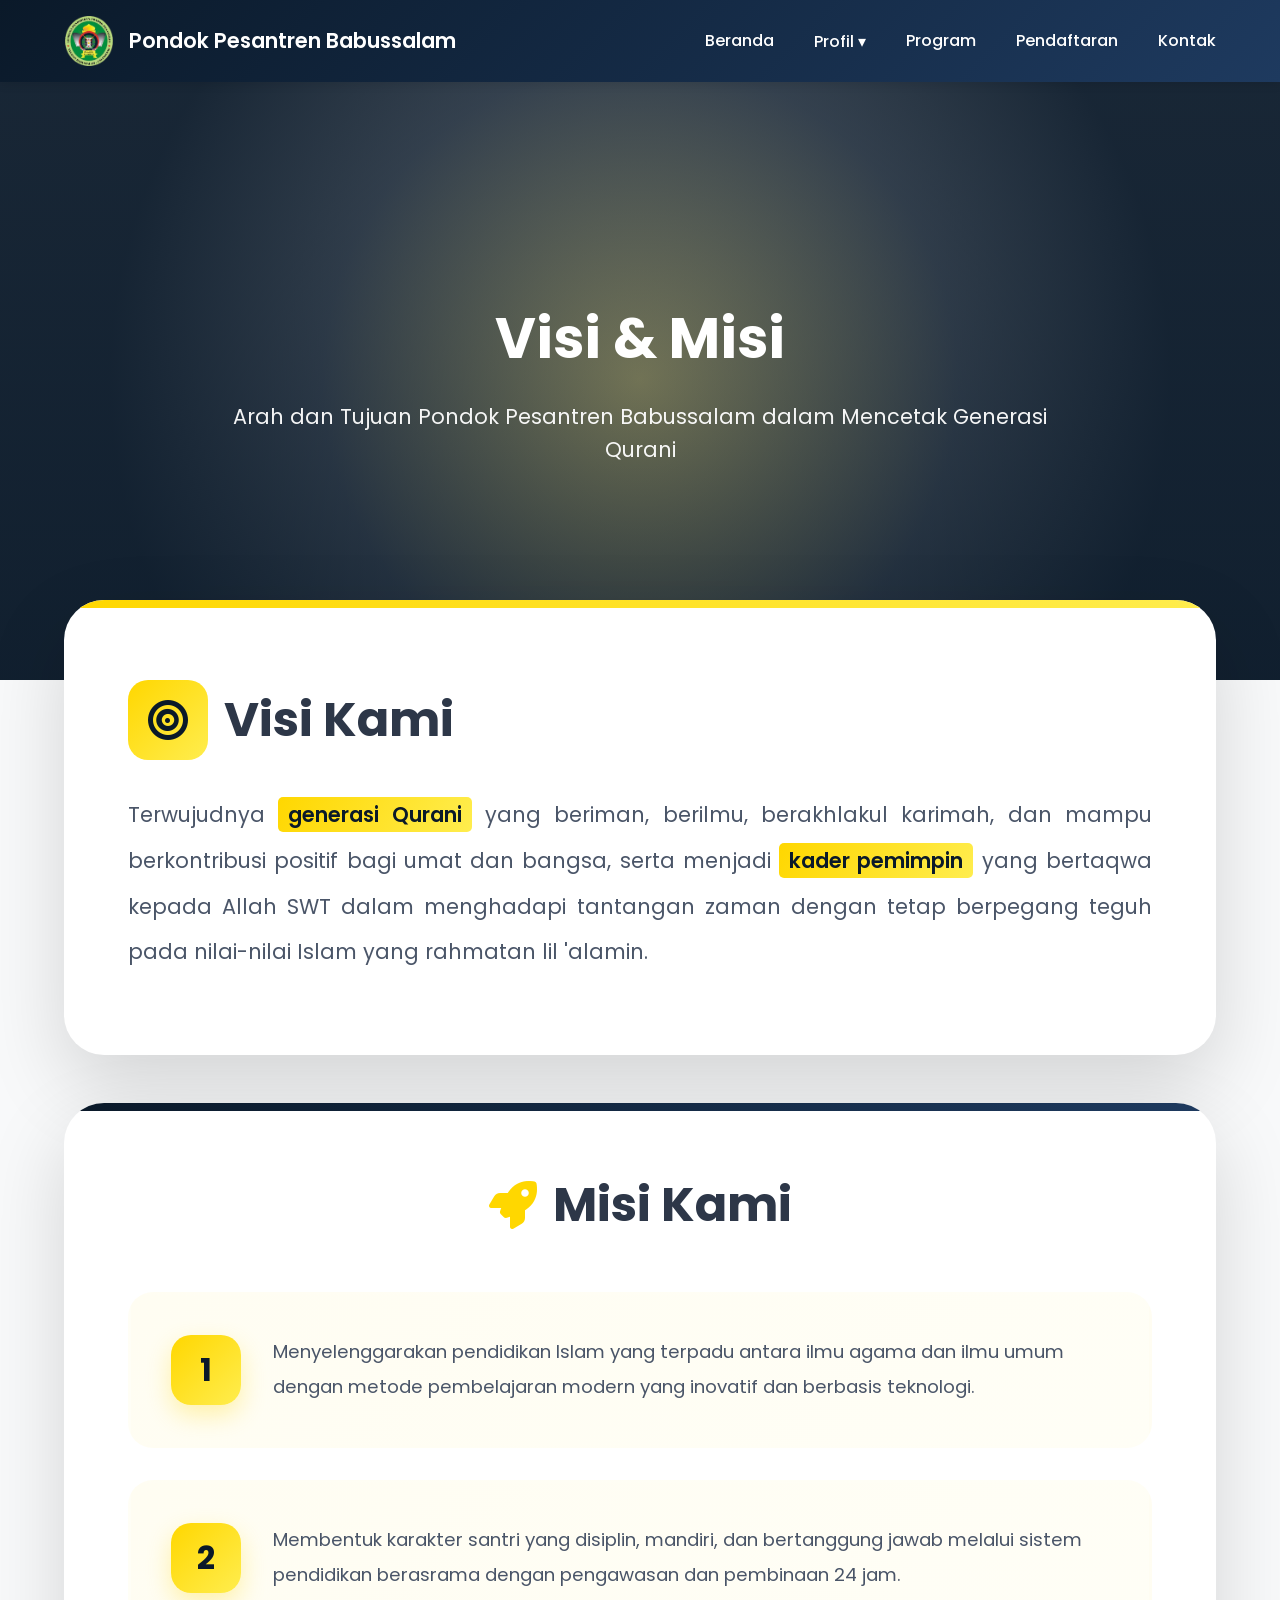
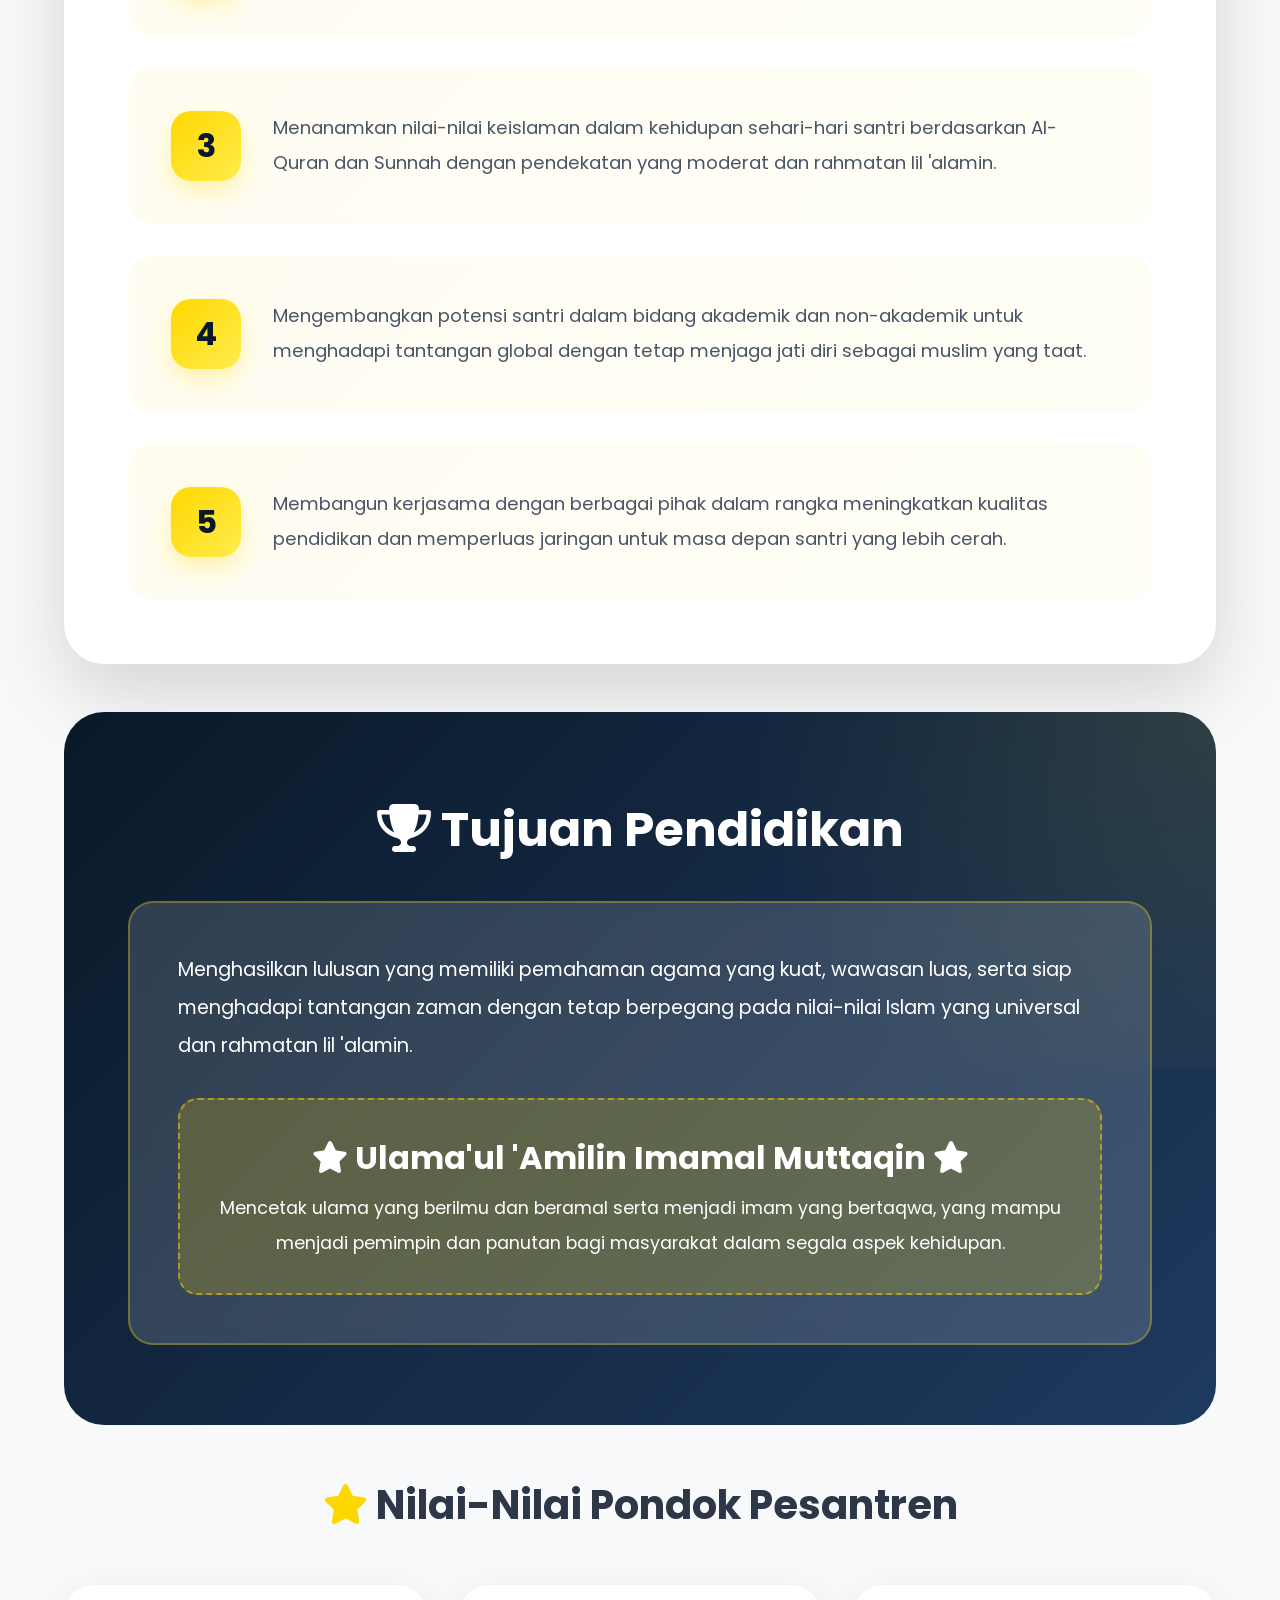
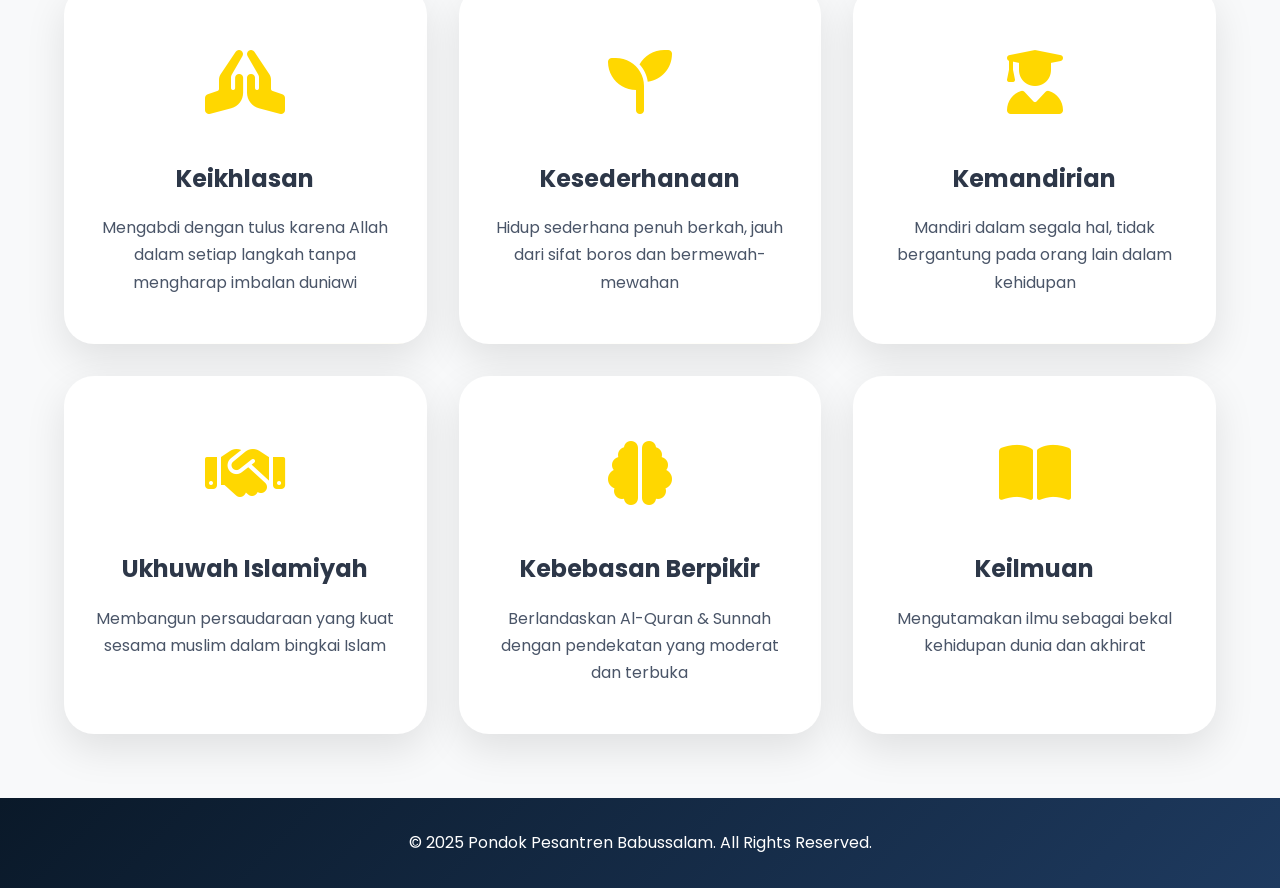
<file: pimpinan.html>
<!DOCTYPE html>
<html lang="id">
<head>
    <meta charset="UTF-8">
    <meta name="viewport" content="width=device-width, initial-scale=1.0">
    <title>Visi & Misi - Pondok Pesantren Babussalam</title>
    
    <link href="https://fonts.googleapis.com/css2?family=Poppins:wght@400;500;600;700&display=swap" rel="stylesheet">
    <link rel="stylesheet" href="https://cdnjs.cloudflare.com/ajax/libs/font-awesome/6.5.1/css/all.min.css">
    <link rel="stylesheet" href="css/style.css">
    <body class="page-pimpinan">
    <style>
        body {
            font-family: 'Poppins', sans-serif;
            background: #f8f9fa;
        }

        /* ===============================
   HERO VISI & MISI (PAKAI URL)
   =============================== */
.vision-hero {
    margin-top: 80px;
    min-height: 600px;

    background:
        linear-gradient(rgba(10,25,41,0.6), rgba(10,25,41,0.8)),
        var(--hero-bg);

    background-size: cover;
    background-position: center 65%;
    background-repeat: no-repeat;

    display: flex;
    align-items: center;
    justify-content: center;
    text-align: center;

    color: white;
    position: relative;
}

/* efek cahaya tengah (opsional tapi bagus) */
.vision-hero::before {
    content: '';
    position: absolute;
    inset: 0;
    background:
        radial-gradient(
            circle at center,
            rgba(255,215,0,0.18) 0%,
            rgba(10,25,41,0.55) 45%,
            rgba(10,25,41,0.85) 75%
        );
    z-index: 1;
}

/* teks di atas background */
.vision-hero .hero-content {
    position: relative;
    z-index: 2;
    max-width: 900px;
    padding: 2rem;
}


       

        .vision-hero h1 {
            font-size: 3.5rem;
            font-weight: 700;
            margin-bottom: 1rem;
            position: relative;
            z-index: 2;
        }

        .vision-hero p {
            font-size: 1.3rem;
            opacity: 0.95;
            position: relative;
            z-index: 2;
        }

        .vision-container {
            max-width: 1400px;
            margin: -80px auto 0;
            padding: 0 5% 4rem;
            position: relative;
            z-index: 10;
        }

        .visi-card {
            background: white;
            border-radius: 40px;
            padding: 5rem 4rem;
            box-shadow: 0 30px 80px rgba(0,0,0,0.15);
            margin-bottom: 3rem;
            position: relative;
            overflow: hidden;
        }

        .visi-card::before {
            content: '';
            position: absolute;
            top: 0;
            left: 0;
            width: 100%;
            height: 8px;
            background: linear-gradient(90deg, #ffd700, #ffed4e);
        }

        .visi-card::after {
            content: '';
            position: absolute;
            font-size: 15rem;
            opacity: 0.03;
            top: 50%;
            right: -50px;
            transform: translateY(-50%);
        }

        .visi-card h2 {
            font-size: 3rem;
            color: #2d3748;
            margin-bottom: 2rem;
            display: flex;
            align-items: center;
            gap: 1rem;
            position: relative;
            z-index: 2;
        }

        .visi-icon {
            width: 80px;
            height: 80px;
            background: linear-gradient(135deg, #ffd700, #ffed4e);
            border-radius: 20px;
            display: flex;
            align-items: center;
            justify-content: center;
            font-size: 2.5rem;
            color: #0a1929;
        }

        .visi-card p {
            font-size: 1.3rem;
            line-height: 2.2;
            color: #4a5568;
            text-align: justify;
            position: relative;
            z-index: 2;
        }

        .highlight-text {
            background: linear-gradient(120deg, #ffd700 0%, #ffed4e 100%);
            padding: 3px 10px;
            border-radius: 5px;
            color: #0a1929;
            font-weight: 600;
        }

        .misi-section {
            background: white;
            border-radius: 40px;
            padding: 4rem;
            box-shadow: 0 30px 80px rgba(0,0,0,0.15);
            margin-bottom: 3rem;
            position: relative;
            overflow: hidden;
        }

        .misi-section::before {
            content: '';
            position: absolute;
            top: 0;
            left: 0;
            width: 100%;
            height: 8px;
            background: linear-gradient(90deg, #0a1929, #1e3a5f);
        }

        .misi-section h2 {
            font-size: 3rem;
            color: #2d3748;
            margin-bottom: 3rem;
            text-align: center;
            display: flex;
            align-items: center;
            justify-content: center;
            gap: 1rem;
        }

        .misi-grid {
            display: grid;
            gap: 2rem;
        }

        .misi-item {
            background: linear-gradient(135deg, rgba(255, 215, 0, 0.05), rgba(255, 237, 78, 0.05));
            border-radius: 25px;
            padding: 2.5rem;
            display: flex;
            gap: 2rem;
            align-items: start;
            transition: all 0.4s ease;
            border: 3px solid transparent;
        }

        .misi-item:hover {
            transform: translateX(15px);
            border-color: #ffd700;
            background: linear-gradient(135deg, rgba(255, 215, 0, 0.1), rgba(255, 237, 78, 0.1));
            box-shadow: 0 10px 30px rgba(255, 215, 0, 0.2);
        }

        .misi-number {
            min-width: 70px;
            height: 70px;
            background: linear-gradient(135deg, #ffd700, #ffed4e);
            border-radius: 20px;
            display: flex;
            align-items: center;
            justify-content: center;
            font-size: 2rem;
            font-weight: 700;
            color: #0a1929;
            box-shadow: 0 10px 25px rgba(255, 215, 0, 0.3);
        }

        .misi-content {
            flex: 1;
        }

        .misi-content p {
            font-size: 1.15rem;
            line-height: 1.9;
            color: #4a5568;
            margin: 0;
        }

        .tujuan-section {
            background: linear-gradient(135deg, #0a1929 0%, #1e3a5f 100%);
            border-radius: 40px;
            padding: 5rem 4rem;
            color: white;
            margin-bottom: 3rem;
            position: relative;
            overflow: hidden;
        }

        .tujuan-section::before {
            content: '';
            position: absolute;
            top: -50%;
            right: -50%;
            width: 100%;
            height: 100%;
            background: radial-gradient(circle, rgba(255,215,0,0.1) 0%, transparent 70%);
        }

        .tujuan-section h2 {
            font-size: 3rem;
            margin-bottom: 2rem;
            text-align: center;
            position: relative;
            z-index: 2;
        }

        .tujuan-content {
            background: rgba(255, 255, 255, 0.15);
            backdrop-filter: blur(10px);
            border-radius: 25px;
            padding: 3rem;
            border: 2px solid rgba(255, 215, 0, 0.3);
            position: relative;
            z-index: 2;
        }

        .tujuan-content p {
            font-size: 1.2rem;
            line-height: 2;
            margin-bottom: 2rem;
        }

        .tujuan-highlight {
            background: rgba(255, 215, 0, 0.2);
            padding: 2rem;
            border-radius: 20px;
            text-align: center;
            border: 2px dashed rgba(255, 215, 0, 0.5);
        }

        .tujuan-highlight h3 {
            font-size: 2rem;
            margin-bottom: 0.5rem;
        }

        .values-section {
            margin-top: 3rem;
        }

        .values-section h2 {
            font-size: 2.5rem;
            text-align: center;
            color: #2d3748;
            margin-bottom: 3rem;
        }

        .values-grid {
            display: grid;
            grid-template-columns: repeat(auto-fit, minmax(280px, 1fr));
            gap: 2rem;
        }

        .value-card {
            background: white;
            border-radius: 30px;
            padding: 3rem 2rem;
            text-align: center;
            box-shadow: 0 15px 40px rgba(0,0,0,0.1);
            transition: all 0.4s ease;
            position: relative;
            overflow: hidden;
        }

        .value-card::before {
            content: '';
            position: absolute;
            top: 0;
            left: 0;
            width: 100%;
            height: 100%;
            background: linear-gradient(135deg, transparent 0%, rgba(255, 215, 0, 0.1) 100%);
            transform: translateY(100%);
            transition: transform 0.4s ease;
        }

        .value-card:hover::before {
            transform: translateY(0);
        }

        .value-card:hover {
            transform: translateY(-15px) rotate(2deg);
            box-shadow: 0 25px 50px rgba(255, 215, 0, 0.3);
        }

        .value-emoji {
            font-size: 4rem;
            margin-bottom: 1.5rem;
            display: block;
            position: relative;
            z-index: 2;
            color: #ffd700;
        }

        .value-card h4 {
            font-size: 1.5rem;
            color: #2d3748;
            margin-bottom: 1rem;
            position: relative;
            z-index: 2;
        }

        .value-card p {
            color: #4a5568;
            line-height: 1.7;
            position: relative;
            z-index: 2;
        }

        @media (max-width: 768px) {
            .vision-hero h1 {
                font-size: 2.5rem;
            }

            .visi-card, .misi-section, .tujuan-section {
                padding: 3rem 2rem;
            }

            .visi-card h2, .misi-section h2, .tujuan-section h2 {
                font-size: 2rem;
            }

            .misi-item {
                flex-direction: column;
                text-align: center;
            }

            .misi-number {
                margin: 0 auto;
            }
        }
    </style>
</head>

<header>
    <nav>
        <div class="logo">
            <div class="logo-icon">
                <img src="img/logo.png" alt="Logo Pondok Pesantren Babussalam">    
            </div>
            <div class="logo-text">
                <h1>Pondok Pesantren Babussalam</h1>
            </div>
        </div>

        <ul class="nav-menu">
            <li><a href="index.html">Beranda</a></li>
            <li class="dropdown">
                <button class="dropdown-toggle" type="button">
                    Profil ▾
                </button>
                <ul class="dropdown-menu">
                    <li><a href="sejarah.html">Sejarah</a></li>
                    <li><a href="pendidikan.html">Sistem Pendidikan</a></li>
                    <li><a href="pimpinan.html">Visi & Misi</a></li>
                </ul>
            </li>
            <li><a href="program.html">Program</a></li>
            <li><a href="pendaftaran.html">Pendaftaran</a></li>
            <li><a href="kontak.html">Kontak</a></li>
        </ul>

        <div class="hamburger">
            <span></span>
            <span></span>
            <span></span>
        </div>
    </nav>
</header>

<section class="vision-hero"
    style="--hero-bg: url('https://daaruttarmizi.id/upload/artikel/2023-10-25-IMG_20230910_163332.jpg');">
    <div class="hero-content">
        <h1>Visi & Misi</h1>
        <p>Arah dan Tujuan Pondok Pesantren Babussalam dalam Mencetak Generasi Qurani</p>
    </div>
</section>


<main class="vision-container">

    <div class="visi-card">
        <h2>
            <div class="visi-icon"><i class="fas fa-bullseye"></i></div>
            Visi Kami
        </h2>
        <p>
            Terwujudnya <span class="highlight-text">generasi Qurani</span> yang beriman, berilmu, berakhlakul karimah, dan mampu berkontribusi positif bagi umat dan bangsa, serta menjadi <span class="highlight-text">kader pemimpin</span> yang bertaqwa kepada Allah SWT dalam menghadapi tantangan zaman dengan tetap berpegang teguh pada nilai-nilai Islam yang rahmatan lil 'alamin.
        </p>
    </div>

    <div class="misi-section">
        <h2>
            <i class="fas fa-rocket" style="color: #ffd700;"></i>
            Misi Kami
        </h2>
        <div class="misi-grid">
            <div class="misi-item">
                <div class="misi-number">1</div>
                <div class="misi-content">
                    <p>Menyelenggarakan pendidikan Islam yang terpadu antara ilmu agama dan ilmu umum dengan metode pembelajaran modern yang inovatif dan berbasis teknologi.</p>
                </div>
            </div>

            <div class="misi-item">
                <div class="misi-number">2</div>
                <div class="misi-content">
                    <p>Membentuk karakter santri yang disiplin, mandiri, dan bertanggung jawab melalui sistem pendidikan berasrama dengan pengawasan dan pembinaan 24 jam.</p>
                </div>
            </div>

            <div class="misi-item">
                <div class="misi-number">3</div>
                <div class="misi-content">
                    <p>Menanamkan nilai-nilai keislaman dalam kehidupan sehari-hari santri berdasarkan Al-Quran dan Sunnah dengan pendekatan yang moderat dan rahmatan lil 'alamin.</p>
                </div>
            </div>

            <div class="misi-item">
                <div class="misi-number">4</div>
                <div class="misi-content">
                    <p>Mengembangkan potensi santri dalam bidang akademik dan non-akademik untuk menghadapi tantangan global dengan tetap menjaga jati diri sebagai muslim yang taat.</p>
                </div>
            </div>

            <div class="misi-item">
                <div class="misi-number">5</div>
                <div class="misi-content">
                    <p>Membangun kerjasama dengan berbagai pihak dalam rangka meningkatkan kualitas pendidikan dan memperluas jaringan untuk masa depan santri yang lebih cerah.</p>
                </div>
            </div>
        </div>
    </div>

    <div class="tujuan-section">
        <h2>
            <i class="fas fa-trophy"></i>
            Tujuan Pendidikan
        </h2>
        <div class="tujuan-content">
            <p>
                Menghasilkan lulusan yang memiliki pemahaman agama yang kuat, wawasan luas, serta siap menghadapi tantangan zaman dengan tetap berpegang pada nilai-nilai Islam yang universal dan rahmatan lil 'alamin.
            </p>
            <div class="tujuan-highlight">
                <h3><i class="fas fa-star"></i> Ulama'ul 'Amilin Imamal Muttaqin <i class="fas fa-star"></i></h3>
                <p style="margin: 0; font-size: 1.1rem;">
                    Mencetak ulama yang berilmu dan beramal serta menjadi imam yang bertaqwa, yang mampu menjadi pemimpin dan panutan bagi masyarakat dalam segala aspek kehidupan.
                </p>
            </div>
        </div>
    </div>

    <div class="values-section">
        <h2>
            <i class="fas fa-star" style="color: #ffd700;"></i>
            Nilai-Nilai Pondok Pesantren
        </h2>
        <div class="values-grid">
            <div class="value-card">
                <span class="value-emoji"><i class="fas fa-hands-praying"></i></span>
                <h4>Keikhlasan</h4>
                <p>Mengabdi dengan tulus karena Allah dalam setiap langkah tanpa mengharap imbalan duniawi</p>
            </div>

            <div class="value-card">
                <span class="value-emoji"><i class="fas fa-seedling"></i></span>
                <h4>Kesederhanaan</h4>
                <p>Hidup sederhana penuh berkah, jauh dari sifat boros dan bermewah-mewahan</p>
            </div>

            <div class="value-card">
                <span class="value-emoji"><i class="fas fa-user-graduate"></i></span>
                <h4>Kemandirian</h4>
                <p>Mandiri dalam segala hal, tidak bergantung pada orang lain dalam kehidupan</p>
            </div>

            <div class="value-card">
                <span class="value-emoji"><i class="fas fa-handshake"></i></span>
                <h4>Ukhuwah Islamiyah</h4>
                <p>Membangun persaudaraan yang kuat sesama muslim dalam bingkai Islam</p>
            </div>

            <div class="value-card">
                <span class="value-emoji"><i class="fas fa-brain"></i></span>
                <h4>Kebebasan Berpikir</h4>
                <p>Berlandaskan Al-Quran & Sunnah dengan pendekatan yang moderat dan terbuka</p>
            </div>

            <div class="value-card">
                <span class="value-emoji"><i class="fas fa-book-open"></i></span>
                <h4>Keilmuan</h4>
                <p>Mengutamakan ilmu sebagai bekal kehidupan dunia dan akhirat</p>
            </div>
        </div>
    </div>

</main>

<footer>
    <p>&copy; 2025 Pondok Pesantren Babussalam. All Rights Reserved.</p>
</footer>

<script src="js/main.js"></script>

</body>
</html>
</file>
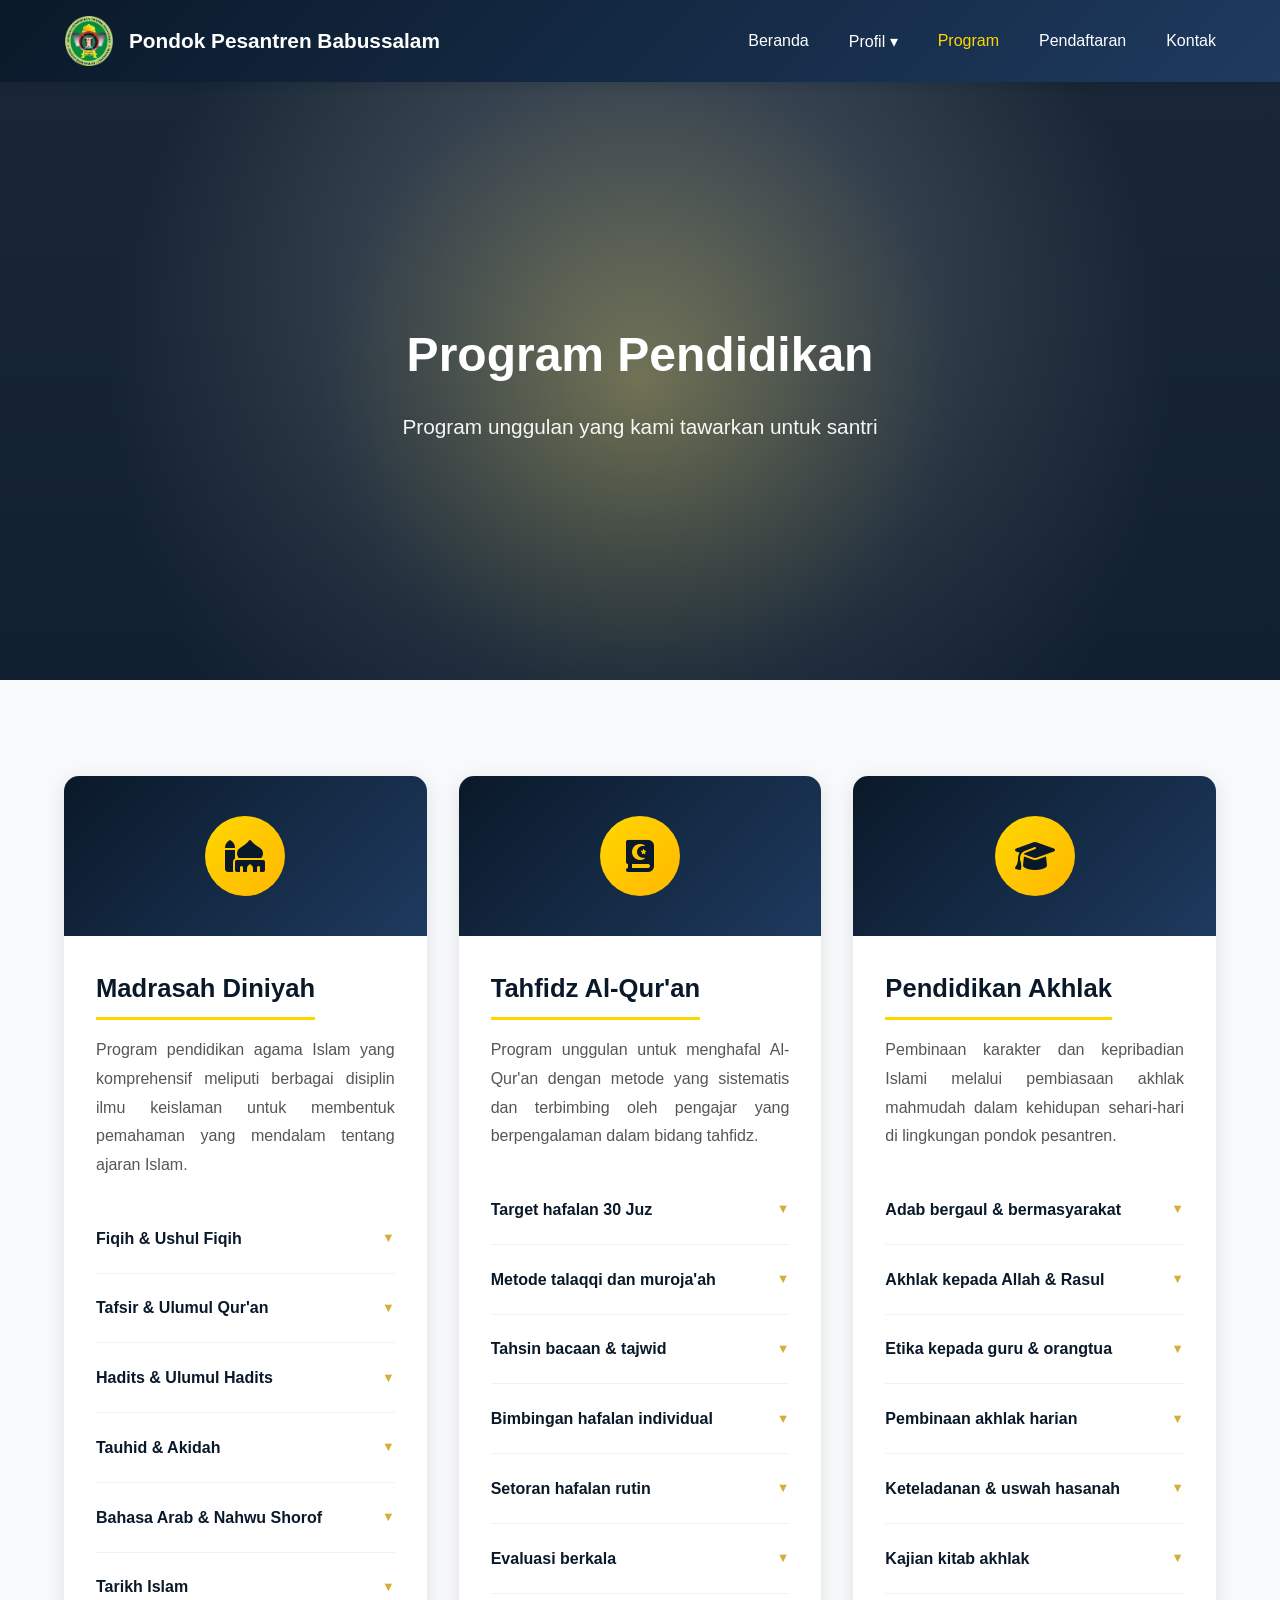
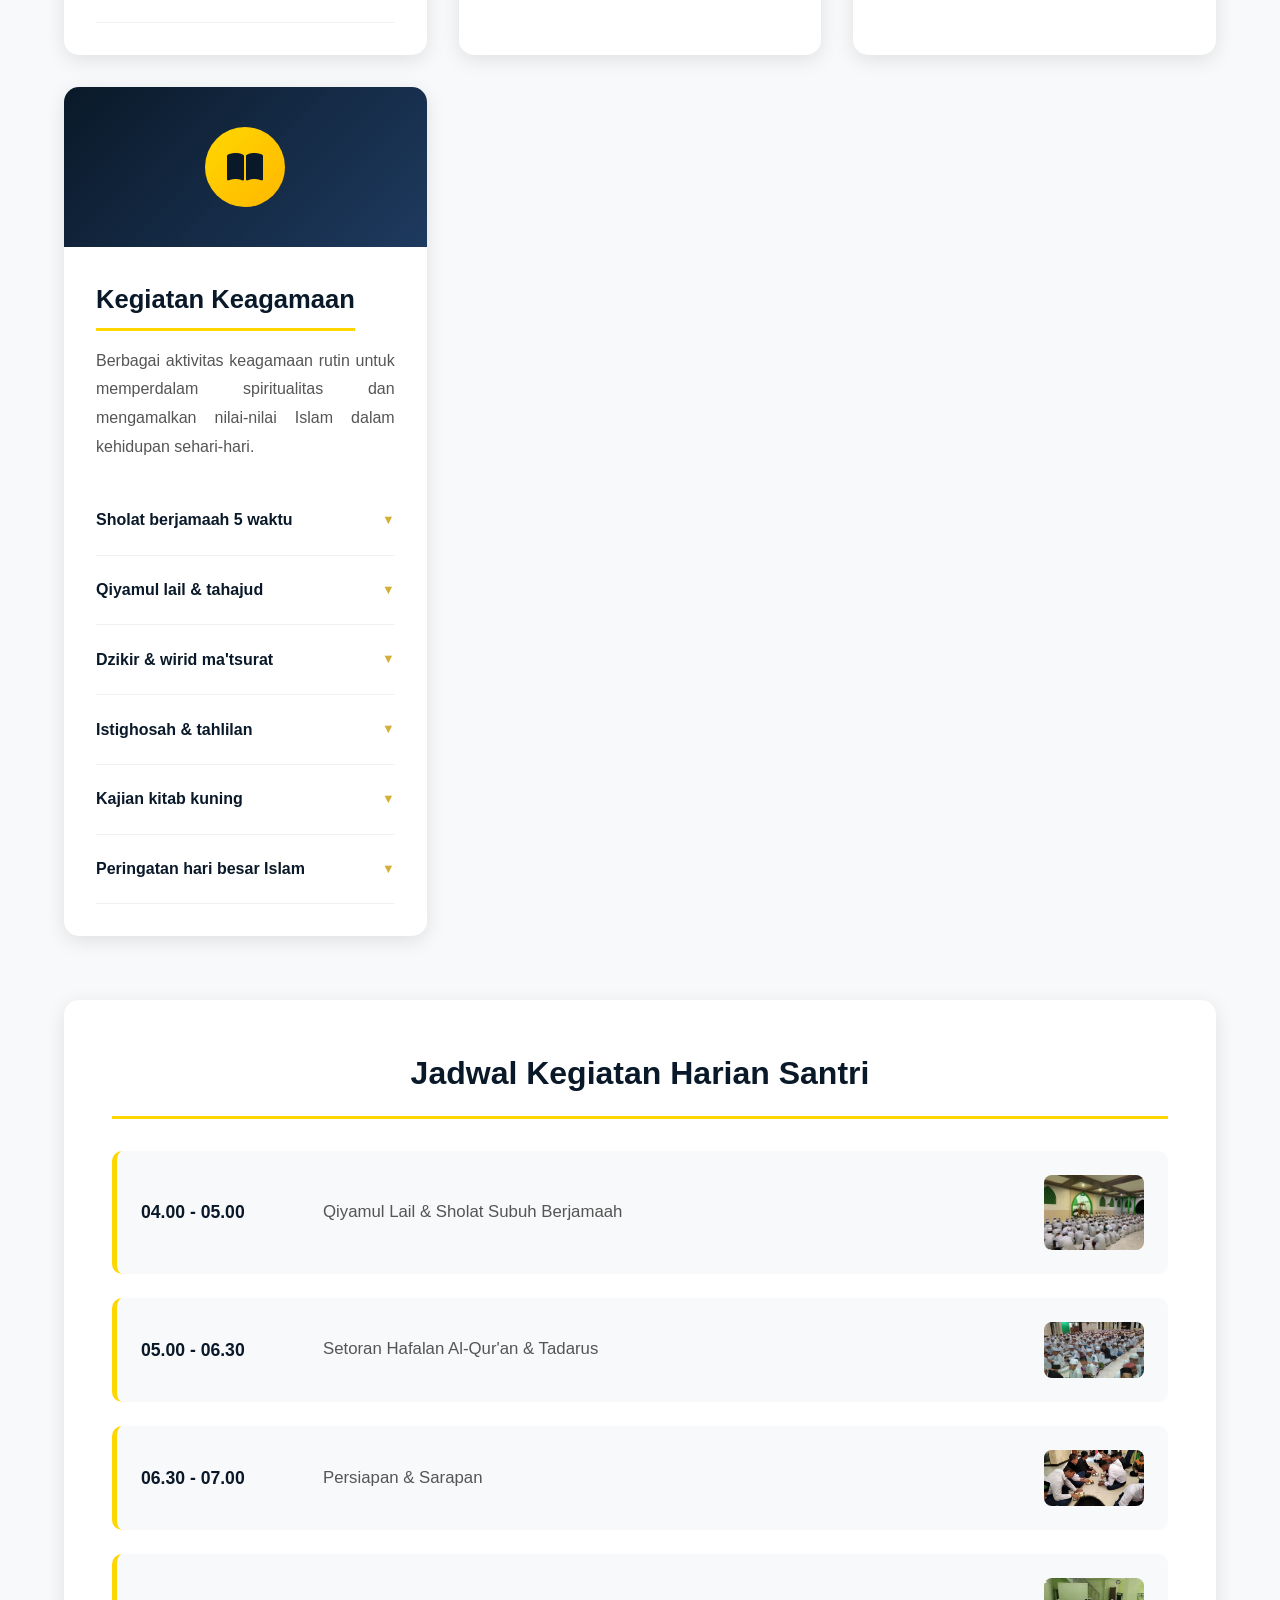
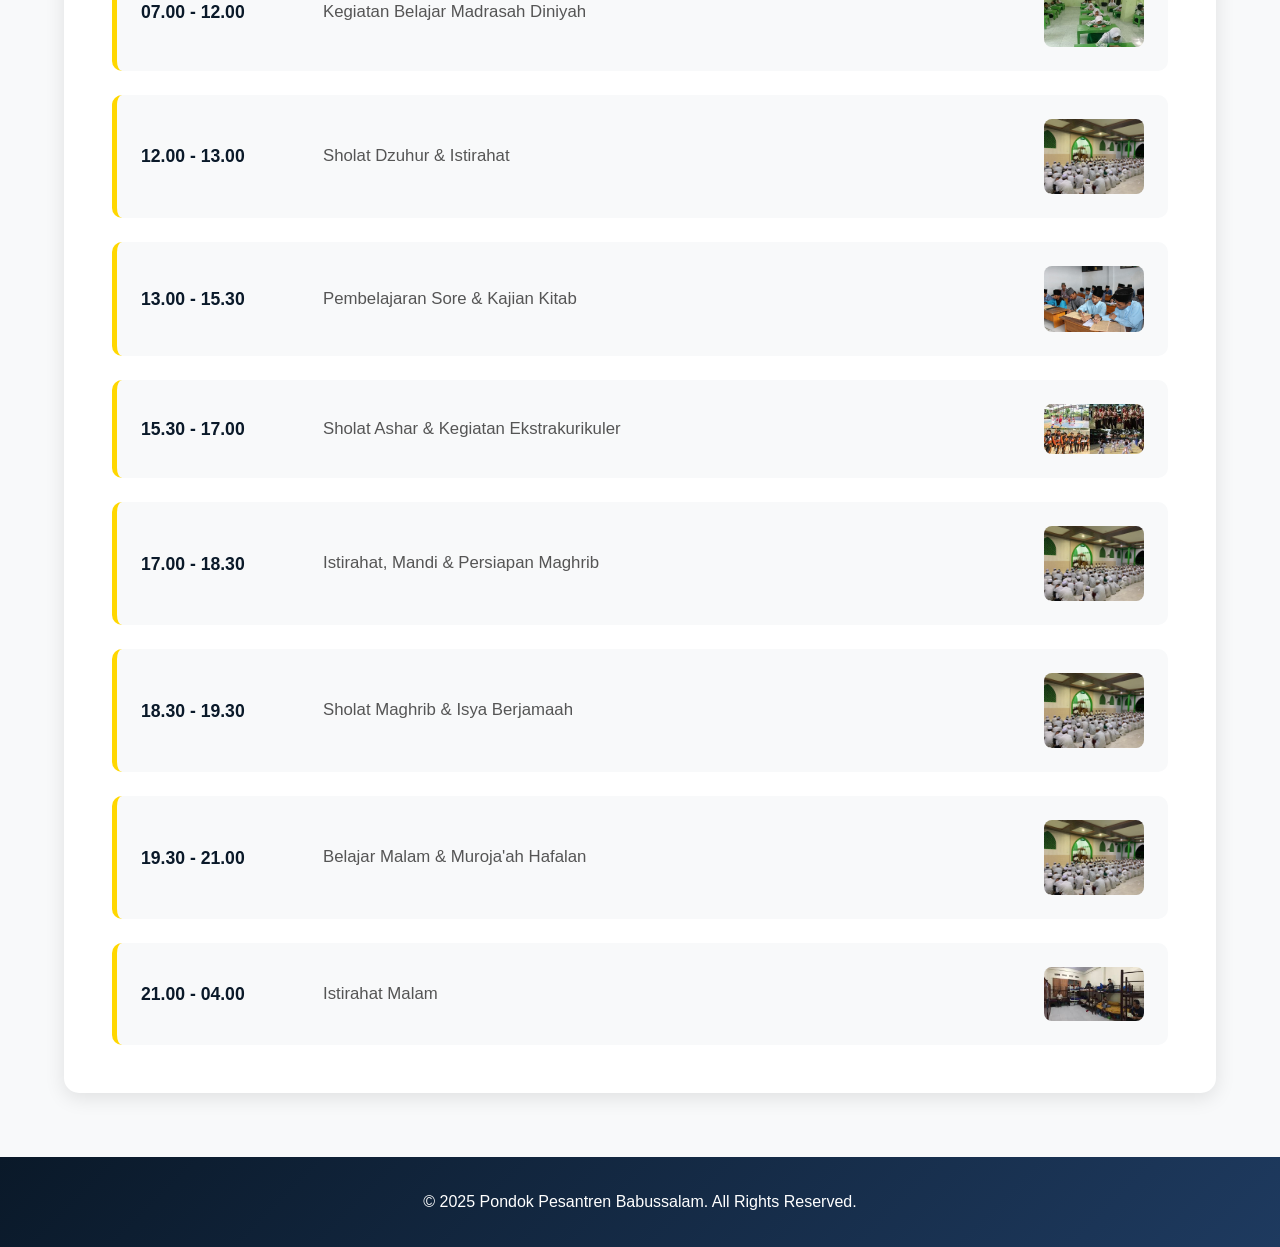
<file: program.html>
<!DOCTYPE html>
<html lang="en">
<head>
     <meta charset="UTF-8">
    <meta name="viewport" content="width=device-width, initial-scale=1.0">
    <title>Program - Pondok Pesantren Babussalam</title>
    
    <!-- Main CSS -->
    <link rel="stylesheet" href="css/style.css">
    <link rel="stylesheet" href="css/pages.css">

    <link rel="stylesheet" href="https://cdnjs.cloudflare.com/ajax/libs/font-awesome/6.5.1/css/all.min.css">


</head>
<body class="page-program">
    
 <header>
        <nav>
            <div class="logo">
                <div class="logo-icon">
                    <img src="img/logo.png" alt="Logo Pondok Pesantren Babussalam">    
                </div>
                <div class="logo-text">
                    <h1>Pondok Pesantren Babussalam</h1>
                </div>
            </div>

            <ul class="nav-menu">
                <li><a href="index.html">Beranda</a></li>

                <li class="dropdown">
                    <button class="dropdown-toggle" type="button">
                        Profil ▾
                    </button>
                    <ul class="dropdown-menu">
                        <li><a href="sejarah.html">Sejarah</a></li>
                        <li><a href="pendidikan.html">Sistem Pendidikan</a></li>
                        <li><a href="pimpinan.html">Visi & Misi</a></li>
                    </ul>
                </li>

                <li><a href="program.html">Program</a></li>
                <li><a href="pendaftaran.html">Pendaftaran</a></li>
                <li><a href="kontak.html">Kontak</a></li>
            </ul>

            <!-- Hamburger Menu -->
            <div class="hamburger">
                <span></span>
                <span></span>
                <span></span>
            </div>
        </nav>
    </header>

<div class="page-header">
    <h2>Program Pendidikan</h2>
    <p>Program unggulan yang kami tawarkan untuk santri</p>
</div>

<main>
    <section class="info-section">
        <div class="container">
            
            <!-- Program Cards -->
            <div class="program-grid">
                
                <!-- Madrasah Diniyah -->
                <div class="program-card">
                    <div class="program-icon">
                        <i class="fa-solid fa-mosque"></i>
                    </div>
                    <div class="program-content">
                        <h3>Madrasah Diniyah</h3>
                        <p>Program pendidikan agama Islam yang komprehensif meliputi berbagai disiplin ilmu keislaman untuk membentuk pemahaman yang mendalam tentang ajaran Islam.</p>
                        <ul class="program-list">
                            <li class="program-item">
                                <div class="toggle-btn" onclick="toggleDefinition(this)">
                                    <span>Fiqih & Ushul Fiqih</span>
                                    <span class="toggle-icon">▼</span>
                                </div>
                                <div class="definition">
                                    Ilmu tentang hukum-hukum syariat Islam dan metodologi penetapan hukum dari dalil-dalilnya yang terperinci.
                                </div>
                            </li>
                            <li class="program-item">
                                <div class="toggle-btn" onclick="toggleDefinition(this)">
                                    <span>Tafsir & Ulumul Qur'an</span>
                                    <span class="toggle-icon">▼</span>
                                </div>
                                <div class="definition">
                                    Ilmu untuk memahami makna dan kandungan Al-Qur'an serta berbagai ilmu yang berkaitan dengan Al-Qur'an.
                                </div>
                            </li>
                            <li class="program-item">
                                <div class="toggle-btn" onclick="toggleDefinition(this)">
                                    <span>Hadits & Ulumul Hadits</span>
                                    <span class="toggle-icon">▼</span>
                                </div>
                                <div class="definition">
                                    Pembelajaran tentang perkataan, perbuatan, dan persetujuan Rasulullah SAW beserta ilmu yang berkaitan dengannya.
                                </div>
                            </li>
                            <li class="program-item">
                                <div class="toggle-btn" onclick="toggleDefinition(this)">
                                    <span>Tauhid & Akidah</span>
                                    <span class="toggle-icon">▼</span>
                                </div>
                                <div class="definition">
                                    Ilmu tentang keesaan Allah dan keyakinan-keyakinan pokok dalam Islam yang harus dipegang teguh oleh setiap Muslim.
                                </div>
                            </li>
                            <li class="program-item">
                                <div class="toggle-btn" onclick="toggleDefinition(this)">
                                    <span>Bahasa Arab & Nahwu Shorof</span>
                                    <span class="toggle-icon">▼</span>
                                </div>
                                <div class="definition">
                                    Pembelajaran bahasa Arab dan ilmu tata bahasa Arab (gramatika) untuk memahami teks-teks keislaman.
                                </div>
                            </li>
                            <li class="program-item">
                                <div class="toggle-btn" onclick="toggleDefinition(this)">
                                    <span>Tarikh Islam</span>
                                    <span class="toggle-icon">▼</span>
                                </div>
                                <div class="definition">
                                    Sejarah Islam mulai dari zaman Nabi Muhammad SAW hingga perkembangan Islam di berbagai belahan dunia.
                                </div>
                            </li>
                        </ul>
                    </div>
                </div>

                <div class="program-card">
                    <div class="program-icon">
                        <i class="fa-solid fa-book-quran"></i>
                    </div>
                    <div class="program-content">
                        <h3>Tahfidz Al-Qur'an</h3>
                        <p>Program unggulan untuk menghafal Al-Qur'an dengan metode yang sistematis dan terbimbing oleh pengajar yang berpengalaman dalam bidang tahfidz.</p>
                        <ul class="program-list">
                            <li class="program-item">
                                <div class="toggle-btn" onclick="toggleDefinition(this)">
                                    <span>Target hafalan 30 Juz</span>
                                    <span class="toggle-icon">▼</span>
                                </div>
                                <div class="definition">
                                    Program lengkap menghafal seluruh Al-Qur'an yang terdiri dari 30 juz dengan target waktu yang disesuaikan kemampuan santri.
                                </div>
                            </li>
                            <li class="program-item">
                                <div class="toggle-btn" onclick="toggleDefinition(this)">
                                    <span>Metode talaqqi dan muroja'ah</span>
                                    <span class="toggle-icon">▼</span>
                                </div>
                                <div class="definition">
                                    Talaqqi adalah menyetorkan hafalan baru kepada guru, sedangkan muroja'ah adalah mengulang hafalan yang sudah disetorkan.
                                </div>
                            </li>
                            <li class="program-item">
                                <div class="toggle-btn" onclick="toggleDefinition(this)">
                                    <span>Tahsin bacaan & tajwid</span>
                                    <span class="toggle-icon">▼</span>
                                </div>
                                <div class="definition">
                                    Perbaikan kualitas bacaan Al-Qur'an sesuai dengan kaidah tajwid dan makhrijul huruf yang benar.
                                </div>
                            </li>
                            <li class="program-item">
                                <div class="toggle-btn" onclick="toggleDefinition(this)">
                                    <span>Bimbingan hafalan individual</span>
                                    <span class="toggle-icon">▼</span>
                                </div>
                                <div class="definition">
                                    Setiap santri mendapat pendampingan khusus dari guru tahfidz untuk memaksimalkan kualitas hafalan.
                                </div>
                            </li>
                            <li class="program-item">
                                <div class="toggle-btn" onclick="toggleDefinition(this)">
                                    <span>Setoran hafalan rutin</span>
                                    <span class="toggle-icon">▼</span>
                                </div>
                                <div class="definition">
                                    Jadwal setoran hafalan yang teratur setiap hari untuk memastikan progress dan konsistensi santri dalam menghafal.
                                </div>
                            </li>
                            <li class="program-item">
                                <div class="toggle-btn" onclick="toggleDefinition(this)">
                                    <span>Evaluasi berkala</span>
                                    <span class="toggle-icon">▼</span>
                                </div>
                                <div class="definition">
                                    Penilaian rutin terhadap kualitas dan kuantitas hafalan santri untuk memantau perkembangan dan memberikan motivasi.
                                </div>
                            </li>
                        </ul>
                    </div>
                </div>

                <div class="program-card">
                    <div class="program-icon">
                        <i class="fa-solid fa-graduation-cap"></i>
                    </div>
                    <div class="program-content">
                        <h3>Pendidikan Akhlak</h3>
                        <p>Pembinaan karakter dan kepribadian Islami melalui pembiasaan akhlak mahmudah dalam kehidupan sehari-hari di lingkungan pondok pesantren.</p>
                        <ul class="program-list">
                            <li class="program-item">
                                <div class="toggle-btn" onclick="toggleDefinition(this)">
                                    <span>Adab bergaul & bermasyarakat</span>
                                    <span class="toggle-icon">▼</span>
                                </div>
                                <div class="definition">
                                    Pembelajaran tentang etika dan tata cara bergaul yang baik dengan sesama sesuai tuntunan Islam.
                                </div>
                            </li>
                            <li class="program-item">
                                <div class="toggle-btn" onclick="toggleDefinition(this)">
                                    <span>Akhlak kepada Allah & Rasul</span>
                                    <span class="toggle-icon">▼</span>
                                </div>
                                <div class="definition">
                                    Pembinaan sikap dan perilaku yang mencerminkan ketundukan kepada Allah dan kecintaan kepada Rasulullah SAW.
                                </div>
                            </li>
                            <li class="program-item">
                                <div class="toggle-btn" onclick="toggleDefinition(this)">
                                    <span>Etika kepada guru & orangtua</span>
                                    <span class="toggle-icon">▼</span>
                                </div>
                                <div class="definition">
                                    Mengajarkan cara menghormati dan berbakti kepada guru dan orangtua sebagai bentuk penghormatan dalam Islam.
                                </div>
                            </li>
                            <li class="program-item">
                                <div class="toggle-btn" onclick="toggleDefinition(this)">
                                    <span>Pembinaan akhlak harian</span>
                                    <span class="toggle-icon">▼</span>
                                </div>
                                <div class="definition">
                                    Pembiasaan perilaku baik dalam aktivitas sehari-hari seperti kejujuran, kebersihan, dan kedisiplinan.
                                </div>
                            </li>
                            <li class="program-item">
                                <div class="toggle-btn" onclick="toggleDefinition(this)">
                                    <span>Keteladanan & uswah hasanah</span>
                                    <span class="toggle-icon">▼</span>
                                </div>
                                <div class="definition">
                                    Pembelajaran melalui contoh teladan yang baik dari para guru dan tokoh Islam sebagai panutan hidup.
                                </div>
                            </li>
                            <li class="program-item">
                                <div class="toggle-btn" onclick="toggleDefinition(this)">
                                    <span>Kajian kitab akhlak</span>
                                    <span class="toggle-icon">▼</span>
                                </div>
                                <div class="definition">
                                    Pembelajaran mendalam tentang akhlak melalui kitab-kitab klasik karya ulama seperti Ta'limul Muta'allim dan lainnya.
                                </div>
                            </li>
                        </ul>
                    </div>
                </div>

                <div class="program-card">
                    <div class="program-icon">
                        <i class="fa-solid fa-book-open"></i>
                    </div>
                    <div class="program-content">
                        <h3>Kegiatan Keagamaan</h3>
                        <p>Berbagai aktivitas keagamaan rutin untuk memperdalam spiritualitas dan mengamalkan nilai-nilai Islam dalam kehidupan sehari-hari.</p>
                        <ul class="program-list">
                            <li class="program-item">
                                <div class="toggle-btn" onclick="toggleDefinition(this)">
                                    <span>Sholat berjamaah 5 waktu</span>
                                    <span class="toggle-icon">▼</span>
                                </div>
                                <div class="definition">
                                    Pelaksanaan sholat lima waktu secara berjamaah di masjid untuk membangun kedisiplinan dan kebersamaan.
                                </div>
                            </li>
                            <li class="program-item">
                                <div class="toggle-btn" onclick="toggleDefinition(this)">
                                    <span>Qiyamul lail & tahajud</span>
                                    <span class="toggle-icon">▼</span>
                                </div>
                                <div class="definition">
                                    Sholat malam sebagai bentuk ibadah sunnah untuk mendekatkan diri kepada Allah di sepertiga malam terakhir.
                                </div>
                            </li>
                            <li class="program-item">
                                <div class="toggle-btn" onclick="toggleDefinition(this)">
                                    <span>Dzikir & wirid ma'tsurat</span>
                                    <span class="toggle-icon">▼</span>
                                </div>
                                <div class="definition">
                                    Mengingat Allah melalui bacaan dzikir dan wirid yang diajarkan Rasulullah SAW di waktu pagi dan petang.
                                </div>
                            </li>
                            <li class="program-item">
                                <div class="toggle-btn" onclick="toggleDefinition(this)">
                                    <span>Istighosah & tahlilan</span>
                                    <span class="toggle-icon">▼</span>
                                </div>
                                <div class="definition">
                                    Permohonan pertolongan kepada Allah melalui dzikir bersama dan pembacaan kalimat tahlil untuk memohon ampunan.
                                </div>
                            </li>
                            <li class="program-item">
                                <div class="toggle-btn" onclick="toggleDefinition(this)">
                                    <span>Kajian kitab kuning</span>
                                    <span class="toggle-icon">▼</span>
                                </div>
                                <div class="definition">
                                    Pembelajaran kitab-kitab klasik karya ulama salaf yang menjadi rujukan utama dalam keilmuan Islam.
                                </div>
                            </li>
                            <li class="program-item">
                                <div class="toggle-btn" onclick="toggleDefinition(this)">
                                    <span>Peringatan hari besar Islam</span>
                                    <span class="toggle-icon">▼</span>
                                </div>
                                <div class="definition">
                                    Perayaan dan peringatan hari-hari besar Islam seperti Maulid Nabi, Isra Mi'raj, dan lainnya dengan berbagai kegiatan.
                                </div>
                            </li>
                        </ul>
                    </div>
                </div>
            </div>

            <div class="schedule-section">
                <h3>Jadwal Kegiatan Harian Santri</h3>
                <div class="schedule-grid">
                    <div class="schedule-item">
                        <div class="schedule-time">04.00 - 05.00</div>
                        <div class="schedule-activity">Qiyamul Lail & Sholat Subuh Berjamaah</div>
                        <img src="img/subuh.jpg" alt="Sholat Subuh" class="schedule-image" onerror="this.style.display='none'">
                    </div>
                    <div class="schedule-item">
                        <div class="schedule-time">05.00 - 06.30</div>
                        <div class="schedule-activity">Setoran Hafalan Al-Qur'an & Tadarus</div>
                        <img src="img/tadarus.jpg" alt="Tadarus" class="schedule-image" onerror="this.style.display='none'">
                    </div>
                    <div class="schedule-item">
                        <div class="schedule-time">06.30 - 07.00</div>
                        <div class="schedule-activity">Persiapan & Sarapan</div>
                        <img src="img/sarapan.jpg" alt="Sarapan" class="schedule-image" onerror="this.style.display='none'">
                    </div>
                    <div class="schedule-item">
                        <div class="schedule-time">07.00 - 12.00</div>
                        <div class="schedule-activity">Kegiatan Belajar Madrasah Diniyah</div>
                        <img src="img/dta.jpg" alt="Belajar" class="schedule-image" onerror="this.style.display='none'">
                    </div>
                    <div class="schedule-item">
                        <div class="schedule-time">12.00 - 13.00</div>
                        <div class="schedule-activity">Sholat Dzuhur & Istirahat</div>
                        <img src="img/subuh.jpg" alt="Dzuhur" class="schedule-image" onerror="this.style.display='none'">
                    </div>
                    <div class="schedule-item">
                        <div class="schedule-time">13.00 - 15.30</div>
                        <div class="schedule-activity">Pembelajaran Sore & Kajian Kitab</div>
                        <img src="img/ngajisore.jpg" alt="Ngaji Sore" class="schedule-image" onerror="this.style.display='none'">
                    </div>
                    <div class="schedule-item">
                        <div class="schedule-time">15.30 - 17.00</div>
                        <div class="schedule-activity">Sholat Ashar & Kegiatan Ekstrakurikuler</div>
                        <img src="img/ekskul.jpg" alt="Ekstrakurikuler" class="schedule-image" onerror="this.style.display='none'">
                    </div>
                    <div class="schedule-item">
                        <div class="schedule-time">17.00 - 18.30</div>
                        <div class="schedule-activity">Istirahat, Mandi & Persiapan Maghrib</div>
                        <img src="img/subuh.jpg" alt="Istirahat" class="schedule-image" onerror="this.style.display='none'">
                    </div>
                    <div class="schedule-item">
                        <div class="schedule-time">18.30 - 19.30</div>
                        <div class="schedule-activity">Sholat Maghrib & Isya Berjamaah</div>
                        <img src="img/subuh.jpg" alt="Maghrib" class="schedule-image" onerror="this.style.display='none'">
                    </div>
                    <div class="schedule-item">
                        <div class="schedule-time">19.30 - 21.00</div>
                        <div class="schedule-activity">Belajar Malam & Muroja'ah Hafalan</div>
                        <img src="img/subuh.jpg" alt="Belajar Malam" class="schedule-image" onerror="this.style.display='none'">
                    </div>
                    <div class="schedule-item">
                        <div class="schedule-time">21.00 - 04.00</div>
                        <div class="schedule-activity">Istirahat Malam</div>
                        <img src="img/tidur.jpg" alt="Tidur" class="schedule-image" onerror="this.style.display='none'">
                    </div>
                </div>
            </div>
        </div>
    </section>
</main>
<footer>
    <p>&copy; 2025 Pondok Pesantren Babussalam. All Rights Reserved.</p>
</footer>

<!-- Main JavaScript -->
<script src="js/main.js"></script>
</body>
</html>
</file>
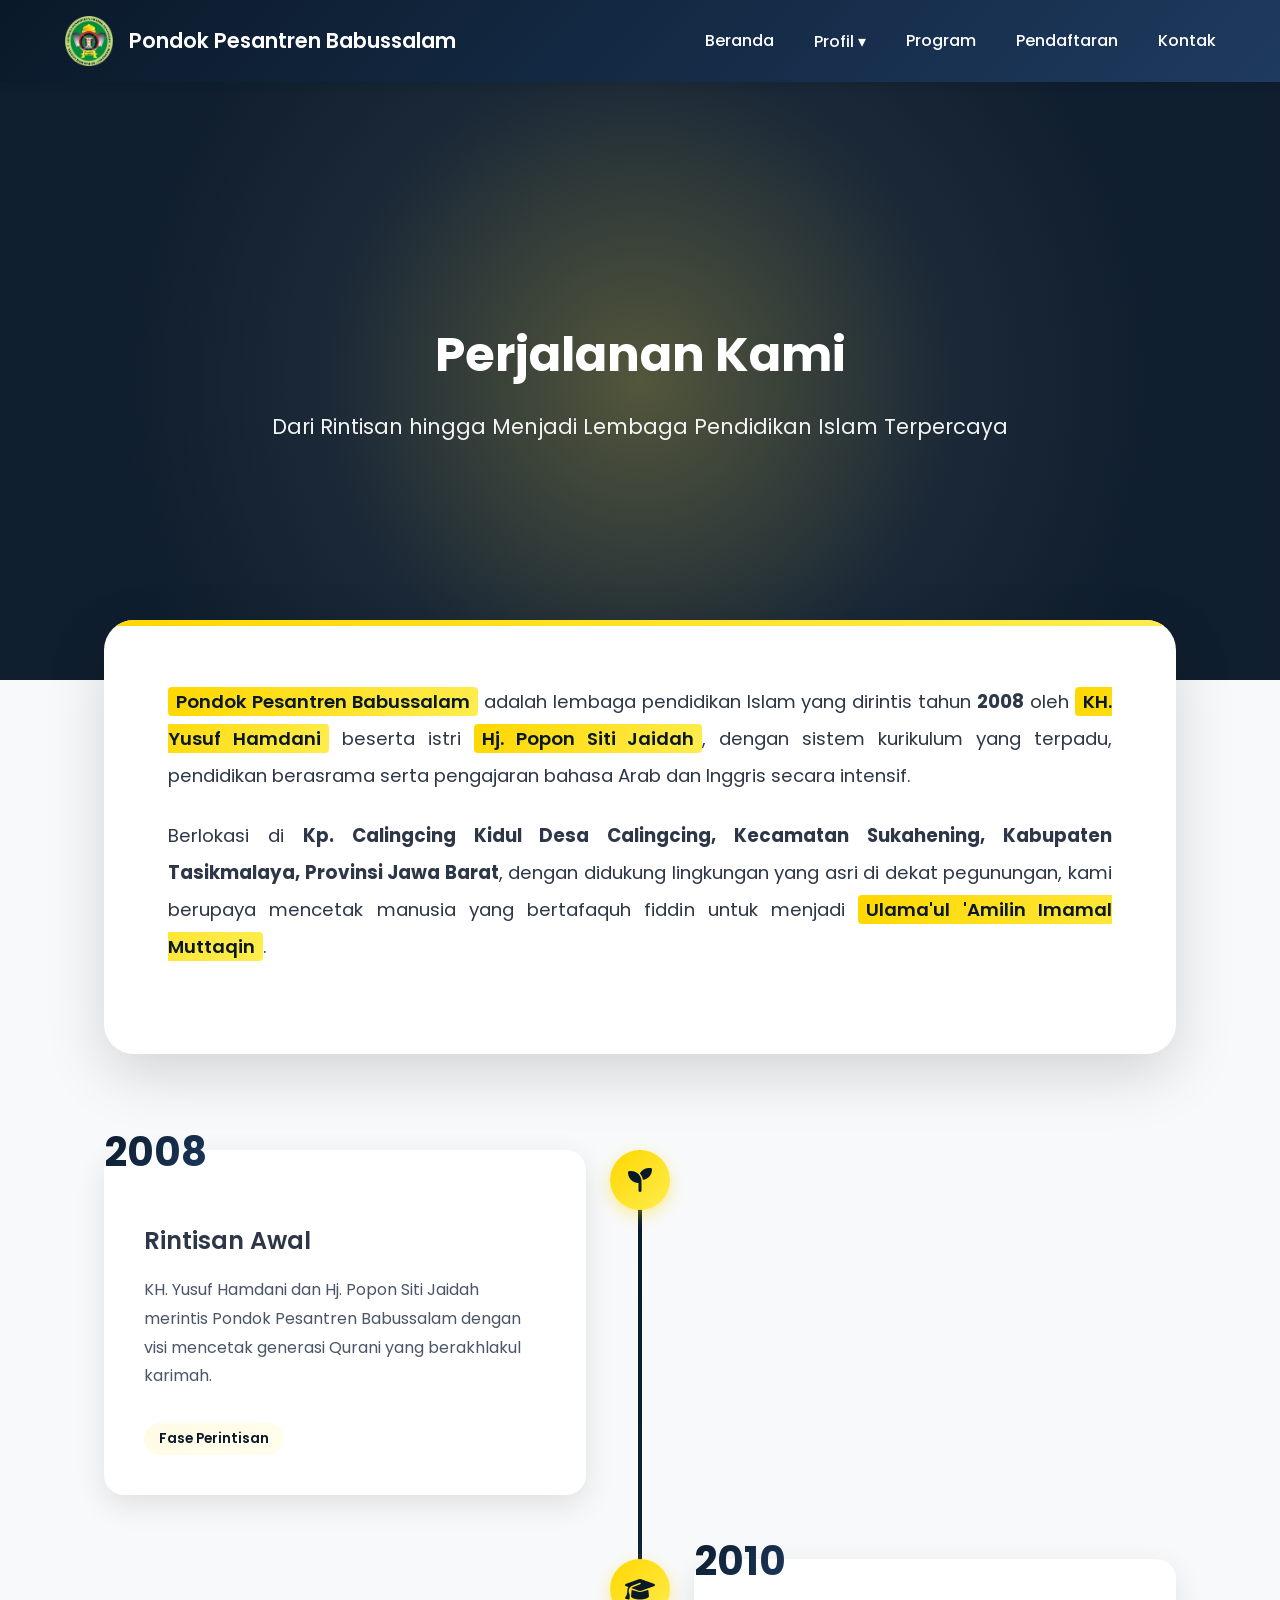
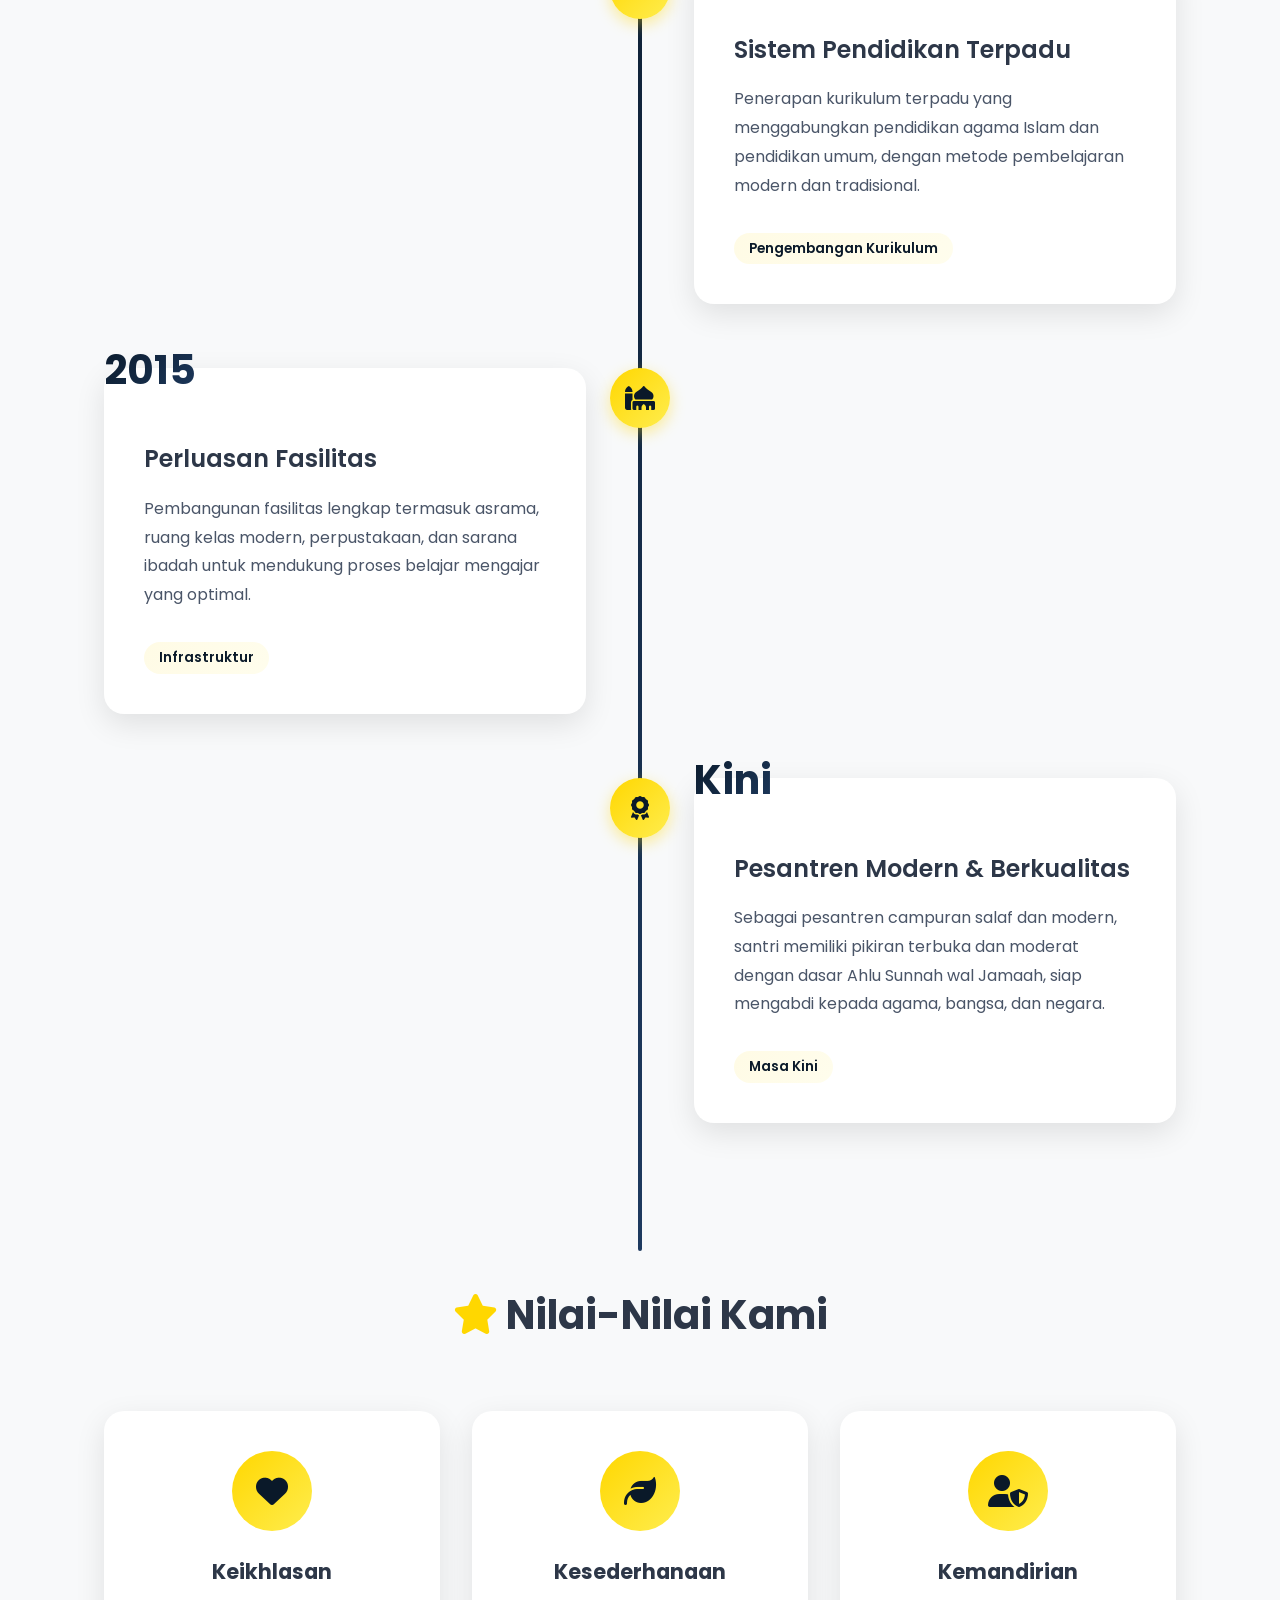
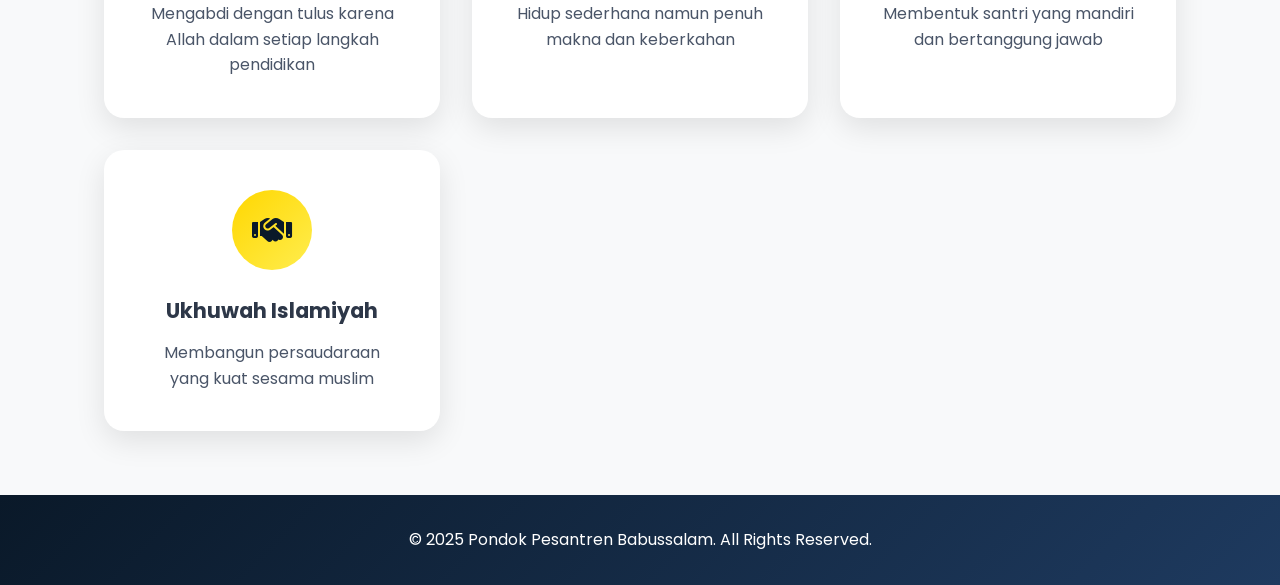
<file: sejarah.html>
<!DOCTYPE html>
<html lang="id">
<head>
    <meta charset="UTF-8">
    <meta name="viewport" content="width=device-width, initial-scale=1.0">
    <title>Sejarah - Pondok Pesantren Babussalam</title>
    
    <link href="https://fonts.googleapis.com/css2?family=Playfair+Display:wght@700&family=Poppins:wght@400;500;600&display=swap" rel="stylesheet">
    <link rel="stylesheet" href="https://cdnjs.cloudflare.com/ajax/libs/font-awesome/6.5.1/css/all.min.css">
    <link rel="stylesheet" href="css/style.css">
    <link rel="stylesheet" href="css/pages.css">
    
</head>
<body class="page-sejarah">

<header>
    <nav>
        <div class="logo">
            <div class="logo-icon">
                <img src="img/logo.png" alt="Logo Pondok Pesantren Babussalam">    
            </div>
            <div class="logo-text">
                <h1>Pondok Pesantren Babussalam</h1>
            </div>
        </div>

        <ul class="nav-menu">
            <li><a href="index.html">Beranda</a></li>
            <li class="dropdown">
                <button class="dropdown-toggle" type="button">
                    Profil ▾
                </button>
                <ul class="dropdown-menu">
                    <li><a href="sejarah.html">Sejarah</a></li>
                    <li><a href="pendidikan.html">Sistem Pendidikan</a></li>
                    <li><a href="pimpinan.html">Visi & Misi</a></li>
                </ul>
            </li>
            <li><a href="program.html">Program</a></li>
            <li><a href="pendaftaran.html">Pendaftaran</a></li>
            <li><a href="kontak.html">Kontak</a></li>
        </ul>

        <div class="hamburger">
            <span></span>
            <span></span>
            <span></span>
        </div>
    </nav>
</header>

<section class="timeline-hero">
    <div class="hero-content">
        <h1>Perjalanan Kami</h1>
        <p>Dari Rintisan hingga Menjadi Lembaga Pendidikan Islam Terpercaya</p>
    </div>
</section>

<main class="timeline-container">
    
    <div class="intro-card">
        <div class="quote-mark"></div>
        <p>
            <span class="highlight">Pondok Pesantren Babussalam</span> adalah lembaga pendidikan Islam yang dirintis tahun <strong>2008</strong> oleh <span class="highlight">KH. Yusuf Hamdani</span> beserta istri <span class="highlight">Hj. Popon Siti Jaidah</span>, dengan sistem kurikulum yang terpadu, pendidikan berasrama serta pengajaran bahasa Arab dan Inggris secara intensif.
        </p>
        <p>
            Berlokasi di <strong>Kp. Calingcing Kidul Desa Calingcing, Kecamatan Sukahening, Kabupaten Tasikmalaya, Provinsi Jawa Barat</strong>, dengan didukung lingkungan yang asri di dekat pegunungan, kami berupaya mencetak manusia yang bertafaquh fiddin untuk menjadi <span class="highlight">Ulama'ul 'Amilin Imamal Muttaqin</span>.
        </p>
    </div>

    <div class="timeline">
        <div class="timeline-item">
            <div class="timeline-icon">
                <i class="fas fa-seedling"></i>
            </div>
            <div class="timeline-content">
                <div class="timeline-year">2008</div>
                <h3>Rintisan Awal</h3>
                <p>
                    KH. Yusuf Hamdani dan Hj. Popon Siti Jaidah merintis Pondok Pesantren Babussalam dengan visi mencetak generasi Qurani yang berakhlakul karimah.
                </p>
                <span class="timeline-badge">Fase Perintisan</span>
            </div>
        </div>

        <div class="timeline-item">
            <div class="timeline-icon">
                <i class="fas fa-graduation-cap"></i>
            </div>
            <div class="timeline-content">
                <div class="timeline-year">2010</div>
                <h3>Sistem Pendidikan Terpadu</h3>
                <p>
                    Penerapan kurikulum terpadu yang menggabungkan pendidikan agama Islam dan pendidikan umum, dengan metode pembelajaran modern dan tradisional.
                </p>
                <span class="timeline-badge">Pengembangan Kurikulum</span>
            </div>
        </div>

        <div class="timeline-item">
            <div class="timeline-icon">
                <i class="fas fa-mosque"></i>
            </div>
            <div class="timeline-content">
                <div class="timeline-year">2015</div>
                <h3>Perluasan Fasilitas</h3>
                <p>
                    Pembangunan fasilitas lengkap termasuk asrama, ruang kelas modern, perpustakaan, dan sarana ibadah untuk mendukung proses belajar mengajar yang optimal.
                </p>
                <span class="timeline-badge">Infrastruktur</span>
            </div>
        </div>

        <div class="timeline-item">
            <div class="timeline-icon">
                <i class="fas fa-award"></i>
            </div>
            <div class="timeline-content">
                <div class="timeline-year">Kini</div>
                <h3>Pesantren Modern & Berkualitas</h3>
                <p>
                    Sebagai pesantren campuran salaf dan modern, santri memiliki pikiran terbuka dan moderat dengan dasar Ahlu Sunnah wal Jamaah, siap mengabdi kepada agama, bangsa, dan negara.
                </p>
                <span class="timeline-badge">Masa Kini</span>
            </div>
        </div>
    </div>

    <h2 style="text-align: center; font-size: 2.5rem; margin: 4rem 0 2rem; color: #2d3748;">
        <i class="fas fa-star" style="color: #ffd700;"></i>
        Nilai-Nilai Kami
    </h2>

    <div class="values-grid">
        <div class="value-card">
            <div class="value-icon">
                <i class="fas fa-heart"></i>
            </div>
            <h4>Keikhlasan</h4>
            <p>Mengabdi dengan tulus karena Allah dalam setiap langkah pendidikan</p>
        </div>

        <div class="value-card">
            <div class="value-icon">
                <i class="fas fa-leaf"></i>
            </div>
            <h4>Kesederhanaan</h4>
            <p>Hidup sederhana namun penuh makna dan keberkahan</p>
        </div>

        <div class="value-card">
            <div class="value-icon">
                <i class="fas fa-user-shield"></i>
            </div>
            <h4>Kemandirian</h4>
            <p>Membentuk santri yang mandiri dan bertanggung jawab</p>
        </div>

        <div class="value-card">
            <div class="value-icon">
                <i class="fas fa-handshake"></i>
            </div>
            <h4>Ukhuwah Islamiyah</h4>
            <p>Membangun persaudaraan yang kuat sesama muslim</p>
        </div>
    </div>

</main>

<footer>
    <p>&copy; 2025 Pondok Pesantren Babussalam. All Rights Reserved.</p>
</footer>

<script src="js/main.js"></script>

</body>
</html>
</file>
<file: css/style.css>
/* ===============================
   PONDOK PESANTREN BABUSSALAM
   Main Stylesheet - All Pages
   Version: 4.0 Clean & Consistent
   =============================== */

/* ===============================
   TABLE OF CONTENTS
   ===============================
   1. Reset & Base Styles
   2. Header & Navigation
   3. Dropdown Menu (All Pages)
   4. Hero Section
   5. Info Section & Cards
   6. Pendaftaran Form
   7. Footer
   8. Animations
   9. Responsive Design
   10. Background Per Halaman
   =============================== */

/* ===============================
   1. RESET & BASE STYLES
   =============================== */
* {
    margin: 0;
    padding: 0;
    box-sizing: border-box;
}

body {
    font-family: 'Segoe UI', Tahoma, Geneva, Verdana, sans-serif;
    line-height: 1.6;
    background: #f8f9fa;
}

/* ===============================
   2. HEADER & NAVIGATION
   =============================== */
header {
    background: linear-gradient(135deg, #0a1929 0%, #1e3a5f 100%);
    box-shadow: 0 2px 10px rgba(0,0,0,0.1);
    position: fixed;
    width: 100%;
    top: 0;
    z-index: 1000;
}

nav {
    display: flex;
    justify-content: space-between;
    align-items: center;
    padding: 1rem 5%;
    max-width: 1400px;
    margin: 0 auto;
}

/* Logo */
.logo {
    display: flex;
    align-items: center;
    gap: 15px;
    z-index: 1001;
}

.logo-icon {
    width: 50px;
    height: 50px;
    border-radius: 10px;
    display: flex;
    align-items: center;
    justify-content: center;
}

.logo-icon img {
    width: 50px;
    height: 50px;
    object-fit: contain;
}

.logo-text h1 {
    color: #ffffff;
    font-size: 1.3rem;
    font-weight: 600;
}

/* Navigation Menu */
.nav-menu {
    display: flex;
    list-style: none;
    gap: 2.5rem;
    align-items: center;
}

.nav-menu li {
    position: relative;
}

.nav-menu li a,
.nav-menu li button {
    color: #ffffff;
    text-decoration: none;
    font-weight: 500;
    transition: color 0.3s;
    position: relative;
    background: none;
    border: none;
    cursor: pointer;
    font-size: 1rem;
    font-family: inherit;
    padding: 0;
}

.nav-menu li a:hover,
.nav-menu li button:hover {
    color: #ffd700;
}

.nav-menu li a::after {
    content: '';
    position: absolute;
    width: 0;
    height: 2px;
    bottom: -5px;
    left: 0;
    background-color: #ffd700;
    transition: width 0.3s;
}

.nav-menu li a:hover::after {
    width: 100%;
}

.nav-menu li a.active {
    color: #ffd700;
}

/* ===============================
   3. DROPDOWN MENU (ALL PAGES)
   =============================== */
.dropdown {
    position: relative;
}

.dropdown-toggle {
    display: flex;
    align-items: center;
    gap: 5px;
}

.dropdown-toggle::after {
    display: none !important;
}

.dropdown-menu {
    position: absolute;
    top: 100%;
    left: 0;
    background: #0a1929;
    list-style: none;
    padding: 0.5rem 0;
    border-radius: 8px;
    min-width: 220px;
    box-shadow: 0 10px 30px rgba(0,0,0,0.25);
    z-index: 9999;
    opacity: 0;
    visibility: hidden;
    transform: translateY(-10px);
    transition: opacity 0.3s, transform 0.3s, visibility 0.3s;
    display: block !important;
    margin: 0 !important;
    border: none !important;
    inset: auto !important;
}

.dropdown:hover > .dropdown-menu {
    opacity: 1;
    visibility: visible;
    transform: translateY(0);
}

.dropdown.active > .dropdown-menu {
    opacity: 1;
    visibility: visible;
    transform: translateY(0);
}

.dropdown-menu li {
    width: 100%;
}

.dropdown-menu li a {
    display: block;
    padding: 0.7rem 1.2rem;
    color: #ffffff;
    text-decoration: none;
    font-weight: 500;
    transition: all 0.3s;
}

.dropdown-menu li a::after {
    display: none;
}

.dropdown-menu li a:hover {
    background: #1e3a5f;
    color: #ffd700;
    padding-left: 1.5rem;
}

.dropdown-menu li a.active {
    color: #ffd700;
}

/* Hamburger Menu */
.hamburger {
    display: none;
    flex-direction: column;
    cursor: pointer;
    gap: 5px;
    z-index: 1001;
}

.hamburger span {
    width: 25px;
    height: 3px;
    background: #ffffff;
    border-radius: 3px;
    transition: all 0.3s;
}

.hamburger.active span:nth-child(1) {
    transform: rotate(45deg) translate(8px, 8px);
}

.hamburger.active span:nth-child(2) {
    opacity: 0;
}

.hamburger.active span:nth-child(3) {
    transform: rotate(-45deg) translate(7px, -7px);
}

/* ===============================
   4. HERO SECTION (UNIFIED)
   =============================== */
.hero {
    margin-top: 80px;
    min-height: 600px;
    background: linear-gradient(rgba(10, 25, 41, 0.85), rgba(10, 25, 41, 0.85));
    display: flex;
    align-items: center;
    justify-content: center;
    text-align: center;
    color: white;
    position: relative;
    overflow: hidden;
}

.hero::before {
    content: '';
    position: absolute;
    width: 100%;
    height: 100%;
    background: radial-gradient(circle at 30% 50%, rgba(255, 215, 0, 0.1) 0%, transparent 50%);
}

.hero-content {
    max-width: 800px;
    padding: 2rem;
    position: relative;
    z-index: 1;
    animation: fadeInUp 1s ease-out;
}

.hero-content img {
    width: 150px;
    height: 150px;
    object-fit: contain;
    margin: 1.5rem auto;
    filter: drop-shadow(0 5px 15px rgba(255, 215, 0, 0.3));
    animation: float 3s ease-in-out infinite;
}

.hero h2,
.hero h1 {
    font-size: 3rem;
    margin-bottom: 1rem;
    text-shadow: 2px 2px 4px rgba(0,0,0,0.3);
}

.hero p {
    font-size: 1.3rem;
    margin-top: 1rem;
    opacity: 0.95;
}

/* ===============================
   5. INFO SECTION & CARDS
   =============================== */
.info-section {
    padding: 4rem 5%;
    background: #f8f9fa;
}

.container {
    max-width: 1400px;
    margin: 0 auto;
}

.section-title {
    text-align: center;
    margin-bottom: 3rem;
    animation: fadeIn 1s ease-out;
}

.section-title h2 {
    color: #0a1929;
    font-size: 2.5rem;
    margin-bottom: 0.5rem;
}

.section-title p {
    color: #666;
    font-size: 1.1rem;
}

.cards {
    display: grid;
    grid-template-columns: repeat(auto-fit, minmax(300px, 1fr));
    gap: 2rem;
    margin-top: 2rem;
}

.card {
    background: white;
    padding: 2rem;
    border-radius: 15px;
    box-shadow: 0 5px 20px rgba(0,0,0,0.1);
    transition: transform 0.3s, box-shadow 0.3s;
    text-align: center;
    animation: fadeInUp 0.6s ease-out backwards;
}

.card:nth-child(1) { animation-delay: 0.1s; }
.card:nth-child(2) { animation-delay: 0.2s; }
.card:nth-child(3) { animation-delay: 0.3s; }

.card:hover {
    transform: translateY(-10px);
    box-shadow: 0 10px 30px rgba(10, 25, 41, 0.2);
}

.card-icon {
    width: 80px;
    height: 80px;
    background: #ffd700;
    border-radius: 50%;
    display: flex;
    align-items: center;
    justify-content: center;
    margin: 0 auto 1.5rem;
    font-size: 2rem;
    transition: transform 0.3s;
}

.card:hover .card-icon {
    transform: scale(1.1) rotate(5deg);
}

.card h3 {
    color: #0a1929;
    margin-bottom: 1rem;
    font-size: 1.5rem;
}

.card p {
    color: #666;
    line-height: 1.8;
}

/* ===============================
   6. PENDAFTARAN FORM
   =============================== */
.pendaftaran-section {
    min-height: 100vh;
    background: linear-gradient(135deg, #0a1929 0%, #1e3a5f 100%);
    display: flex;
    align-items: center;
    padding: 100px 15px;
}

.form-card {
    background: #ffffff;
    max-width: 600px;
    margin: auto;
    padding: 2.5rem;
    border-radius: 15px;
    box-shadow: 0 10px 30px rgba(0,0,0,0.2);
    animation: fadeInUp 0.6s ease-out;
}

.form-card h2 {
    color: #0a1929;
    font-weight: 600;
}

.form-card .logo-icon {
    width: 70px;
    height: 70px;
    
    border-radius: 15px;
    display: flex;
    align-items: center;
    justify-content: center;
    font-size: 32px;
    color: #0a1929;
}

.form-card .form-label {
    font-weight: 500;
    color: #0a1929;
}

.form-card .btn-primary {
    background: linear-gradient(135deg, #ffd700 0%, #ffed4e 100%);
    border: none;
    color: #0a1929;
    font-weight: 600;
    padding: 12px;
    transition: all 0.3s;
}

.form-card .btn-primary:hover {
    background: linear-gradient(135deg, #ffed4e 0%, #ffd700 100%);
    transform: translateY(-2px);
    box-shadow: 0 5px 15px rgba(255, 215, 0, 0.4);
}

/* ===============================
   7. FOOTER
   =============================== */
footer {
    background: linear-gradient(135deg, #0a1929 0%, #1e3a5f 100%);
    color: white;
    text-align: center;
    padding: 2rem;
}

/* ===============================
   8. ANIMATIONS
   =============================== */
@keyframes fadeIn {
    from {
        opacity: 0;
    }
    to {
        opacity: 1;
    }
}

@keyframes fadeInUp {
    from {
        opacity: 0;
        transform: translateY(30px);
    }
    to {
        opacity: 1;
        transform: translateY(0);
    }
}

@keyframes float {
    0%, 100% {
        transform: translateY(0);
    }
    50% {
        transform: translateY(-20px);
    }
}

/* ===============================
   9. RESPONSIVE DESIGN
   =============================== */
@media (max-width: 768px) {
    .hamburger {
        display: flex;
    }

    .nav-menu {
        position: fixed;
        left: -100%;
        top: 80px;
        flex-direction: column;
        background: #0a1929;
        width: 100%;
        text-align: center;
        transition: left 0.3s;
        box-shadow: 0 10px 27px rgba(0,0,0,0.05);
        padding: 2rem 0;
        gap: 0;
    }

    .nav-menu.active {
        left: 0;
    }

    .nav-menu li {
        width: 100%;
        padding: 1rem 0;
    }

    .nav-menu li a,
    .nav-menu li button {
        display: block;
        width: 100%;
        padding: 0.5rem;
    }

    .dropdown-menu {
        position: static;
        opacity: 1;
        visibility: visible;
        transform: none;
        background: #1e3a5f;
        box-shadow: none;
        max-height: 0;
        overflow: hidden;
        transition: max-height 0.3s;
    }

    .dropdown.active .dropdown-menu {
        max-height: 300px;
    }

    .dropdown-toggle::after {
        content: ' ▾' !important;
        display: inline !important;
    }

    .dropdown.active .dropdown-toggle::after {
        content: ' ▴' !important;
    }

    .hero h2,
    .hero h1 {
        font-size: 2rem;
    }

    .hero p {
        font-size: 1rem;
    }

    .hero-content img {
        width: 100px;
        height: 100px;
    }

    .logo-text h1 {
        font-size: 1rem;
    }

    .cards {
        grid-template-columns: 1fr;
    }

    .section-title h2 {
        font-size: 2rem;
    }
}

@media (max-width: 480px) {
    nav {
        padding: 1rem 3%;
    }

    .logo-icon {
        width: 40px;
        height: 40px;
    }

    .logo-icon img {
        width: 40px;
        height: 40px;
    }

    .logo-text h1 {
        font-size: 0.9rem;
    }

    .hero h2,
    .hero h1 {
        font-size: 1.5rem;
    }

    .form-card {
        padding: 1.5rem;
    }
}

/* ===============================
   10. BACKGROUND PER HALAMAN
   =============================== */

/* Beranda */
.page-beranda .hero {
    background: linear-gradient(rgba(10, 25, 41, 0.85), rgba(10, 25, 41, 0.85)),
                url('https://student-activity.binus.ac.id/himdkv/wp-content/uploads/sites/11/2021/08/mataram-cover.jpg') center/cover;
}

/* Program - Unified with page-header class */
.page-program .page-header {
    background: linear-gradient(rgba(10,25,41,0.6), rgba(10,25,41,0.8)),
                url('https://alhusnainternational.sch.id/wp-content/uploads/2024/11/IMG-20241010-WA0005.jpg');
    background-size: cover;
    background-position: center 65%;
}

/* Sejarah - Unified hero */
.page-sejarah .timeline-hero {
    background: linear-gradient(rgba(10,25,41,0.85), rgba(10,25,41,0.85)),
                url('https://nnc-media.netralnews.com/IMG-Netral-News-Admin-20-9LD684Z2OT.jpg');
    background-size: cover;
    background-position: center 70%;
}

/* Kontak */
.page-kontak .page-header {
    background: linear-gradient(rgba(10,25,41,0.9), rgba(10,25,41,0.9)),
                url('https://www.man2kotakediri.sch.id/wp-content/uploads/2021/07/10-Ruang-Tata-Usaha.jpg') center/cover;
}

/* Pendidikan */
.page-pendidikan .edu-hero {
    background: linear-gradient(rgba(10,25,41,0.6), rgba(10,25,41,0.8)),
                url('https://suaramuhammadiyah.id/storage/posts/image/Kitab-Kitab_Hadits-20231215085505.JPG');
    background-size: cover;
    background-position: center 65%;
}

/* Visi Misi */
.page-pimpinan .vision-hero {
    background: linear-gradient(rgba(10,25,41,0.6), rgba(10,25,41,0.8)),
                url('https://daaruttarmizi.id/upload/artikel/2023-10-25-IMG_20230910_163332.jpg');
    background-size: cover;
    background-position: center 65%;
}

/* Pendaftaran */
.page-pendaftaran .hero {
    background: linear-gradient(rgba(10, 25, 41, 0.85), rgba(10, 25, 41, 0.85)),
                url('https://husnulkhotimah.sch.id/wp-content/uploads/2025/02/IMG_4026-scaled.jpg') center/cover;
}


/* ===============================
   ICON COLOR HARMONIZATION
   =============================== */



/* Ikon di card pendaftaran */
.page-pendaftaran .card .fa-solid {
    font-size: 1.8rem;
}

/* Ikon alur pendaftaran */
.page-pendaftaran .fs-1 .fa-solid {
    font-size: 2.2rem;
}

/* Ikon checklist persyaratan */
.page-pendaftaran .list-group-item .fa-solid {
    color: #d4af37;
}

/* Hover halus (opsional tapi bagus) */
.page-pendaftaran .card:hover .fa-solid {
    color: #ffd700;
    transition: 0.3s;
}
</file>
<file: css/pages.css>
/* ===================================
   PONDOK PESANTREN BABUSSALAM
   Page Specific Styles - Unified
   All inline styles consolidated here
   =================================== */

/* ===================================
   UNIFIED PAGE HEADER
   All pages use this (except index)
   =================================== */
.page-header,
.timeline-hero,
.edu-hero,
.vision-hero {
    margin-top: 80px;
    min-height: 600px;
    background: linear-gradient(135deg, #0a1929 0%, #1e3a5f 100%);
    padding: 4rem 5%;
    display: flex;
    flex-direction: column;
    align-items: center;
    justify-content: center;
    text-align: center;
    color: white;
    position: relative;
    overflow: hidden;
}

.page-header::before,
.timeline-hero::before,
.edu-hero::before,
.vision-hero::before {
    content: '';
    position: absolute;
    inset: 0;
    background: radial-gradient(
        circle at center,
        rgba(255,215,0,0.18) 0%,
        rgba(10,25,41,0.55) 45%,
        rgba(10,25,41,0.85) 75%
    );
    z-index: 1;
}

.page-header h2,
.timeline-hero h1,
.edu-hero h1,
.vision-hero h1 {
    font-size: 3rem;
    margin-bottom: 1rem;
    position: relative;
    z-index: 2;
    animation: fadeInUp 1s ease-out;
}

.page-header p,
.timeline-hero p,
.edu-hero p,
.vision-hero p {
    font-size: 1.3rem;
    opacity: 0.95;
    position: relative;
    z-index: 2;
    animation: fadeInUp 1.2s ease-out;
}

.hero-content {
    position: relative;
    z-index: 2;
    max-width: 900px;
    padding: 2rem;
}

/* ===================================
   PROGRAM PAGE
   =================================== */
.program-grid {
    display: grid;
    grid-template-columns: repeat(auto-fit, minmax(300px, 1fr));
    gap: 2rem;
    margin-top: 2rem;
}

.program-card {
    background: white;
    border-radius: 15px;
    overflow: hidden;
    box-shadow: 0 5px 20px rgba(0,0,0,0.1);
    transition: transform 0.3s, box-shadow 0.3s;
    animation: fadeInUp 0.6s ease-out backwards;
}

.program-card:nth-child(1) { animation-delay: 0.1s; }
.program-card:nth-child(2) { animation-delay: 0.2s; }
.program-card:nth-child(3) { animation-delay: 0.3s; }
.program-card:nth-child(4) { animation-delay: 0.4s; }

.program-card:hover {
    transform: translateY(-10px);
    box-shadow: 0 10px 30px rgba(10, 25, 41, 0.2);
}

.program-icon {
    background: linear-gradient(135deg, #0a1929 0%, #1e3a5f 100%);
    padding: 2.5rem 0;
    text-align: center;
    position: relative;
}

.program-icon::before {
    content: "";
    width: 80px;
    height: 80px;
    background: linear-gradient(135deg, #ffd700, #ffb700);
    border-radius: 50%;
    display: block;
    margin: 0 auto;
}

.program-icon i {
    position: absolute;
    top: 50%;
    left: 50%;
    transform: translate(-50%, -50%);
    font-size: 2rem;
    color: #0a1929;
    z-index: 2;
}

.program-content {
    padding: 2rem;
}

.program-content h3 {
    color: #0a1929;
    font-size: 1.6rem;
    margin-bottom: 1rem;
    border-bottom: 3px solid #ffd700;
    padding-bottom: 0.5rem;
    display: inline-block;
}

.program-content p {
    color: #555;
    line-height: 1.8;
    margin-bottom: 1.5rem;
    text-align: justify;
}

.program-content ul {
    list-style: none;
    padding: 0;
}

.program-content ul li {
    color: #555;
    padding: 0.6rem 0;
    padding-left: 2rem;
    position: relative;
}

.program-content ul li::before {
    content: '▸';
    position: absolute;
    left: 0;
    color: #ffd700;
    font-weight: bold;
    font-size: 1.3rem;
}

/* Dropdown Accordion */
.program-content ul li.program-item {
    padding-left: 0;
    border-bottom: 1px solid rgba(0,0,0,0.05);
}

.program-content ul li.program-item::before {
    content: none;
}

.toggle-btn {
    display: flex;
    justify-content: space-between;
    align-items: center;
    width: 100%;
    padding: 12px 0;
    cursor: pointer;
    font-weight: 600;
    color: #0a1929;
    transition: all 0.3s ease;
}

.toggle-btn:hover {
    color: #d4af37;
    padding-left: 5px;
}

.toggle-icon {
    font-size: 0.8rem;
    transition: transform 0.3s ease;
    color: #d4af37;
}

.program-item.active .toggle-icon {
    transform: rotate(180deg);
}

.definition {
    display: none;
    padding: 10px 15px;
    margin-bottom: 10px;
    background: #f8f9fa;
    border-left: 3px solid #ffd700;
    border-radius: 0 5px 5px 0;
    font-size: 0.95rem;
    color: #555;
    line-height: 1.6;
    text-align: left;
}

.program-item.active .definition {
    display: block;
    animation: slideDown 0.3s ease-out;
}

@keyframes slideDown {
    from {
        opacity: 0;
        transform: translateY(-10px);
    }
    to {
        opacity: 1;
        transform: translateY(0);
    }
}

/* Schedule Section */
.schedule-section {
    margin-top: 4rem;
    background: white;
    padding: 3rem;
    border-radius: 15px;
    box-shadow: 0 5px 20px rgba(0,0,0,0.1);
}

.schedule-section h3 {
    color: #0a1929;
    font-size: 2rem;
    margin-bottom: 2rem;
    text-align: center;
    border-bottom: 3px solid #ffd700;
    padding-bottom: 1rem;
}

.schedule-grid {
    display: grid;
    gap: 1.5rem;
}

.schedule-item {
    display: grid;
    grid-template-columns: 150px 1fr 100px;
    gap: 2rem;
    padding: 1.5rem;
    background: #f8f9fa;
    border-radius: 10px;
    border-left: 5px solid #ffd700;
    transition: transform 0.3s;
    align-items: center;
}

.schedule-item:hover {
    transform: translateX(10px);
    background: linear-gradient(135deg, rgba(10, 25, 41, 0.05) 0%, rgba(30, 58, 95, 0.05) 100%);
}

.schedule-time {
    color: #0a1929;
    font-weight: bold;
    font-size: 1.1rem;
}

.schedule-activity {
    color: #555;
    font-size: 1.05rem;
}

.schedule-image {
    height: auto;
    max-width: 100%;
    border-radius: 8px;
}

/* ===================================
   SEJARAH PAGE
   =================================== */
body {
    font-family: 'Poppins', sans-serif;
    background: #f8f9fa;
}

.timeline-container {
    max-width: 1200px;
    margin: -60px auto 0;
    padding: 0 5%;
    position: relative;
    z-index: 10;
}

.intro-card {
    background: white;
    border-radius: 30px;
    padding: 4rem;
    box-shadow: 0 20px 60px rgba(0,0,0,0.15);
    margin-bottom: 4rem;
    position: relative;
    overflow: hidden;
    animation: fadeInUp 0.8s ease-out;
}

.intro-card::before {
    content: '';
    position: absolute;
    top: 0;
    left: 0;
    width: 100%;
    height: 6px;
    background: linear-gradient(90deg, #ffd700, #ffed4e);
}

.intro-card .quote-mark {
    font-size: 6rem;
    color: rgba(10, 25, 41, 0.05);
    position: absolute;
    top: 20px;
    left: 40px;
}

.intro-card p {
    font-size: 1.15rem;
    line-height: 2;
    color: #2d3748;
    margin-bottom: 1.5rem;
    text-align: justify;
}

.intro-card .highlight {
    background: linear-gradient(120deg, #ffd700 0%, #ffed4e 100%);
    padding: 2px 8px;
    border-radius: 4px;
    font-weight: 600;
    color: #0a1929;
}

.main-content {
    padding: 60px 20px;
    display: flex;
    justify-content: center;
    margin-top: 80px;
}

.history-card {
    background: #ffffff;
    max-width: 850px;
    width: 100%;
    padding: 80px 60px;
    border-radius: 8px;
    box-shadow: 0 15px 50px rgba(0,0,0,0.1);
    position: relative;
    border-top: 8px solid #002d55;
    animation: fadeInUp 0.8s ease-out;
}

.history-card::before {
    content: "";
    position: absolute;
    top: 20px;
    left: 20px;
    right: 20px;
    bottom: 20px;
    border: 1px solid #d4af37;
    pointer-events: none;
    opacity: 0.3;
}

.page-title {
    font-family: 'Playfair Display', serif;
    font-size: 42px;
    color: #1a1a1a;
    text-align: center;
    margin-bottom: 40px;
    position: relative;
}

.page-title::after {
    content: "";
    display: block;
    width: 80px;
    height: 3px;
    background: #d4af37;
    margin: 15px auto 0;
}

.history-body {
    font-family: 'Lora', serif;
    font-size: 19px;
    line-height: 2.1;
    color: #333;
    text-align: justify;
}

.first-letter::first-letter {
    font-family: 'Playfair Display', serif;
    float: left;
    font-size: 80px;
    line-height: 60px;
    padding-top: 10px;
    padding-right: 15px;
    color: #002d55;
    font-weight: bold;
}

.history-body p {
    margin-bottom: 30px;
}

.history-body strong {
    color: #002d55;
    font-weight: 600;
}

.history-body em {
    color: #1e3a5f;
    font-style: italic;
}

.ornament-footer {
    text-align: center;
    margin-top: 50px;
    color: #d4af37;
    font-size: 32px;
    opacity: 0.6;
}

/* Sejarah Timeline Styles */
.timeline {
    position: relative;
    padding: 2rem 0;
}

.timeline::before {
    content: '';
    position: absolute;
    left: 50%;
    transform: translateX(-50%);
    width: 4px;
    height: 100%;
    background: linear-gradient(180deg, #0a1929, #1e3a5f);
    border-radius: 10px;
}

.timeline-item {
    display: flex;
    margin-bottom: 4rem;
    position: relative;
}

.timeline-item:nth-child(odd) {
    flex-direction: row;
}

.timeline-item:nth-child(even) {
    flex-direction: row-reverse;
}

.timeline-content {
    width: 45%;
    background: white;
    padding: 2.5rem;
    border-radius: 20px;
    box-shadow: 0 10px 30px rgba(0,0,0,0.1);
    position: relative;
    transition: all 0.3s ease;
}

.timeline-content:hover {
    transform: translateY(-10px);
    box-shadow: 0 20px 40px rgba(255, 215, 0, 0.3);
}

.timeline-item:nth-child(odd) .timeline-content {
    margin-right: auto;
}

.timeline-item:nth-child(even) .timeline-content {
    margin-left: auto;
}

.timeline-icon {
    position: absolute;
    left: 50%;
    transform: translateX(-50%);
    width: 60px;
    height: 60px;
    background: linear-gradient(135deg, #ffd700, #ffed4e);
    border-radius: 50%;
    display: flex;
    align-items: center;
    justify-content: center;
    color: #0a1929;
    font-size: 1.5rem;
    box-shadow: 0 5px 15px rgba(255, 215, 0, 0.4);
    z-index: 5;
}

.timeline-year {
    position: absolute;
    top: -30px;
    left: 0;
    font-size: 2.5rem;
    font-weight: 700;
    background: linear-gradient(135deg, #0a1929, #1e3a5f);
    -webkit-background-clip: text;
    -webkit-text-fill-color: transparent;
    background-clip: text;
}

.timeline-content h3 {
    font-size: 1.5rem;
    color: #2d3748;
    margin: 2rem 0 1rem;
    font-weight: 600;
}

.timeline-content p {
    color: #4a5568;
    line-height: 1.8;
    margin-bottom: 1rem;
}

.timeline-badge {
    display: inline-block;
    padding: 5px 15px;
    background: linear-gradient(135deg, rgba(255, 215, 0, 0.1), rgba(255, 237, 78, 0.1));
    border-radius: 20px;
    color: #0a1929;
    font-size: 0.85rem;
    font-weight: 600;
    margin-top: 1rem;
}

.values-grid {
    display: grid;
    grid-template-columns: repeat(auto-fit, minmax(250px, 1fr));
    gap: 2rem;
    margin: 4rem 0;
}

.value-card {
    background: white;
    padding: 2.5rem;
    border-radius: 20px;
    text-align: center;
    box-shadow: 0 10px 30px rgba(0,0,0,0.1);
    transition: all 0.3s ease;
    position: relative;
    overflow: hidden;
}

.value-card::before {
    content: '';
    position: absolute;
    top: 0;
    left: 0;
    width: 100%;
    height: 4px;
    background: linear-gradient(90deg, #ffd700, #ffed4e);
    transform: scaleX(0);
    transition: transform 0.3s ease;
}

.value-card:hover::before {
    transform: scaleX(1);
}

.value-card:hover {
    transform: translateY(-10px);
    box-shadow: 0 20px 40px rgba(255, 215, 0, 0.2);
}

.value-icon {
    width: 80px;
    height: 80px;
    background: linear-gradient(135deg, #ffd700, #ffed4e);
    border-radius: 50%;
    display: flex;
    align-items: center;
    justify-content: center;
    margin: 0 auto 1.5rem;
    font-size: 2rem;
    color: #0a1929;
}

.value-card h4 {
    font-size: 1.3rem;
    color: #2d3748;
    margin-bottom: 0.8rem;
}

.value-card p {
    color: #4a5568;
    line-height: 1.6;
}

/* ===================================
   KONTAK PAGE
   =================================== */
.contact-wrapper {
    display: grid;
    grid-template-columns: 1fr 1.5fr;
    gap: 3rem;
    margin-bottom: 4rem;
}

.info-side {
    display: flex;
    flex-direction: column;
    gap: 1.5rem;
}

.info-card {
    background: white;
    padding: 2rem;
    border-radius: 20px;
    box-shadow: 0 10px 30px rgba(0,0,0,0.05);
    transition: 0.3s;
    border-left: 5px solid #ffd700;
    animation: fadeInUp 0.6s ease-out backwards;
}

.info-card:nth-child(1) { animation-delay: 0.1s; }
.info-card:nth-child(2) { animation-delay: 0.2s; }
.info-card:nth-child(3) { animation-delay: 0.3s; }
.info-card:nth-child(4) { animation-delay: 0.4s; }

.info-card:hover {
    transform: translateX(10px);
}

.info-card i {
    font-size: 2rem;
    color: #1e3a5f;
    margin-bottom: 1rem;
    display: block;
}

.info-card h3 {
    margin-bottom: 0.5rem;
    color: #0a1929;
    font-size: 1.3rem;
}

.info-card p {
    color: #666;
    line-height: 1.6;
}

.social-links {
    display: flex;
    gap: 15px;
    margin-top: 10px;
}

.social-links a {
    color: #1e3a5f;
    font-size: 1.5rem;
    transition: 0.3s;
}

.social-links a:hover {
    color: #ffd700;
    transform: scale(1.2);
}

.form-side {
    background: white;
    padding: 3rem;
    border-radius: 25px;
    box-shadow: 0 15px 40px rgba(0,0,0,0.1);
    position: relative;
    overflow: hidden;
    animation: fadeInUp 0.6s ease-out 0.2s backwards;
}

.form-side::before {
    content: "";
    position: absolute;
    top: 0;
    left: 0;
    width: 100%;
    height: 8px;
    background: #ffd700;
}

.form-side h2 {
    margin-bottom: 1rem;
    color: #0a1929;
}

.form-side > p {
    margin-bottom: 2rem;
    color: #666;
}

.form-group {
    margin-bottom: 1.5rem;
}

.form-group label {
    display: block;
    margin-bottom: 8px;
    font-weight: 600;
    color: #1e3a5f;
}

.form-group input,
.form-group textarea,
.form-group select {
    width: 100%;
    padding: 15px;
    border: 2px solid #eee;
    border-radius: 12px;
    font-size: 1rem;
    transition: 0.3s;
    font-family: inherit;
}

.form-group input:focus,
.form-group textarea:focus,
.form-group select:focus {
    border-color: #ffd700;
    outline: none;
    background: #fffcf0;
}

.btn-send {
    background: #0a1929;
    color: white;
    width: 100%;
    padding: 15px;
    border: none;
    border-radius: 12px;
    font-weight: bold;
    font-size: 1.1rem;
    cursor: pointer;
    transition: 0.3s;
    display: flex;
    align-items: center;
    justify-content: center;
    gap: 10px;
}

.btn-send:hover {
    background: #ffd700;
    color: #0a1929;
    transform: translateY(-3px);
    box-shadow: 0 5px 15px rgba(255,215,0,0.4);
}

.map-section {
    margin-top: 4rem;
    border-radius: 25px;
    overflow: hidden;
    box-shadow: 0 10px 30px rgba(0,0,0,0.1);
    border: 8px solid white;
}

.whatsapp-btn {
    position: fixed;
    bottom: 30px;
    right: 30px;
    background: #25d366;
    color: white;
    padding: 15px 25px;
    border-radius: 50px;
    text-decoration: none;
    font-weight: bold;
    display: flex;
    align-items: center;
    gap: 10px;
    box-shadow: 0 10px 20px rgba(37,211,102,0.3);
    z-index: 1000;
    transition: 0.3s;
}

.whatsapp-btn:hover {
    transform: scale(1.1);
    background: #20ba5a;
    color: white;
}

/* ===================================
   PENDIDIKAN PAGE
   =================================== */
.education-content {
    max-width: 900px;
    margin: 4rem auto;
    padding: 0 5%;
}

.education-card {
    background: white;
    padding: 3rem;
    border-radius: 15px;
    box-shadow: 0 10px 30px rgba(0,0,0,0.1);
    margin-bottom: 2rem;
    border-top: 5px solid #ffd700;
}

.education-card h3 {
    color: #0a1929;
    font-size: 2rem;
    margin-bottom: 1.5rem;
    position: relative;
    padding-bottom: 1rem;
}

.education-card h3::after {
    content: '';
    position: absolute;
    bottom: 0;
    left: 0;
    width: 60px;
    height: 3px;
    background: #ffd700;
}

.education-card h4 {
    color: #1e3a5f;
    font-size: 1.3rem;
    margin-top: 2rem;
    margin-bottom: 1rem;
}

.education-card p {
    color: #555;
    line-height: 1.9;
    margin-bottom: 1.5rem;
    text-align: justify;
}

.education-card ul {
    list-style: none;
    padding-left: 0;
}

.education-card ul li {
    color: #555;
    padding: 0.8rem 0;
    padding-left: 2rem;
    position: relative;
    line-height: 1.7;
}

.education-card ul li::before {
    content: '✓';
    position: absolute;
    left: 0;
    color: #ffd700;
    font-weight: bold;
    font-size: 1.2rem;
}

.highlight-box {
    background: linear-gradient(135deg, rgba(255, 215, 0, 0.1) 0%, rgba(255, 237, 78, 0.1) 100%);
    border-left: 4px solid #ffd700;
    padding: 1.5rem;
    margin: 2rem 0;
    border-radius: 8px;
}

.highlight-box p {
    margin: 0;
    color: #0a1929;
    font-weight: 500;
}

/* ===================================
   RESPONSIVE - PAGE SPECIFIC
   =================================== */
@media (max-width: 768px) {
    /* Unified Page Headers */
    .page-header h2,
    .timeline-hero h1,
    .edu-hero h1,
    .vision-hero h1 {
        font-size: 2rem;
    }

    .page-header p,
    .timeline-hero p,
    .edu-hero p,
    .vision-hero p {
        font-size: 1rem;
    }

    /* Program */
    .schedule-item {
        grid-template-columns: 1fr;
        gap: 1rem;
    }
    
    .schedule-section {
        padding: 2rem 1.5rem;
    }
    
    /* Sejarah */
    .timeline::before {
        left: 30px;
    }

    .timeline-item {
        flex-direction: column !important;
        margin-left: 60px;
    }

    .timeline-content {
        width: 100%;
        margin: 0 !important;
    }

    .timeline-icon {
        left: 30px;
    }

    .timeline-hero h1 {
        font-size: 2.5rem;
    }

    .intro-card {
        padding: 2rem;
    }
    
    .history-card {
        padding: 40px 25px;
    }
    
    .page-title {
        font-size: 32px;
    }
    
    .history-body {
        font-size: 17px;
    }
    
    .first-letter::first-letter {
        font-size: 60px;
        line-height: 50px;
    }
    
    /* Kontak */
    .contact-wrapper {
        grid-template-columns: 1fr;
    }
    
    .whatsapp-btn {
        padding: 12px 20px;
        font-size: 0.9rem;
    }
    
    /* Pendidikan */
    .education-card {
        padding: 2rem 1.5rem;
    }
}
</file>
